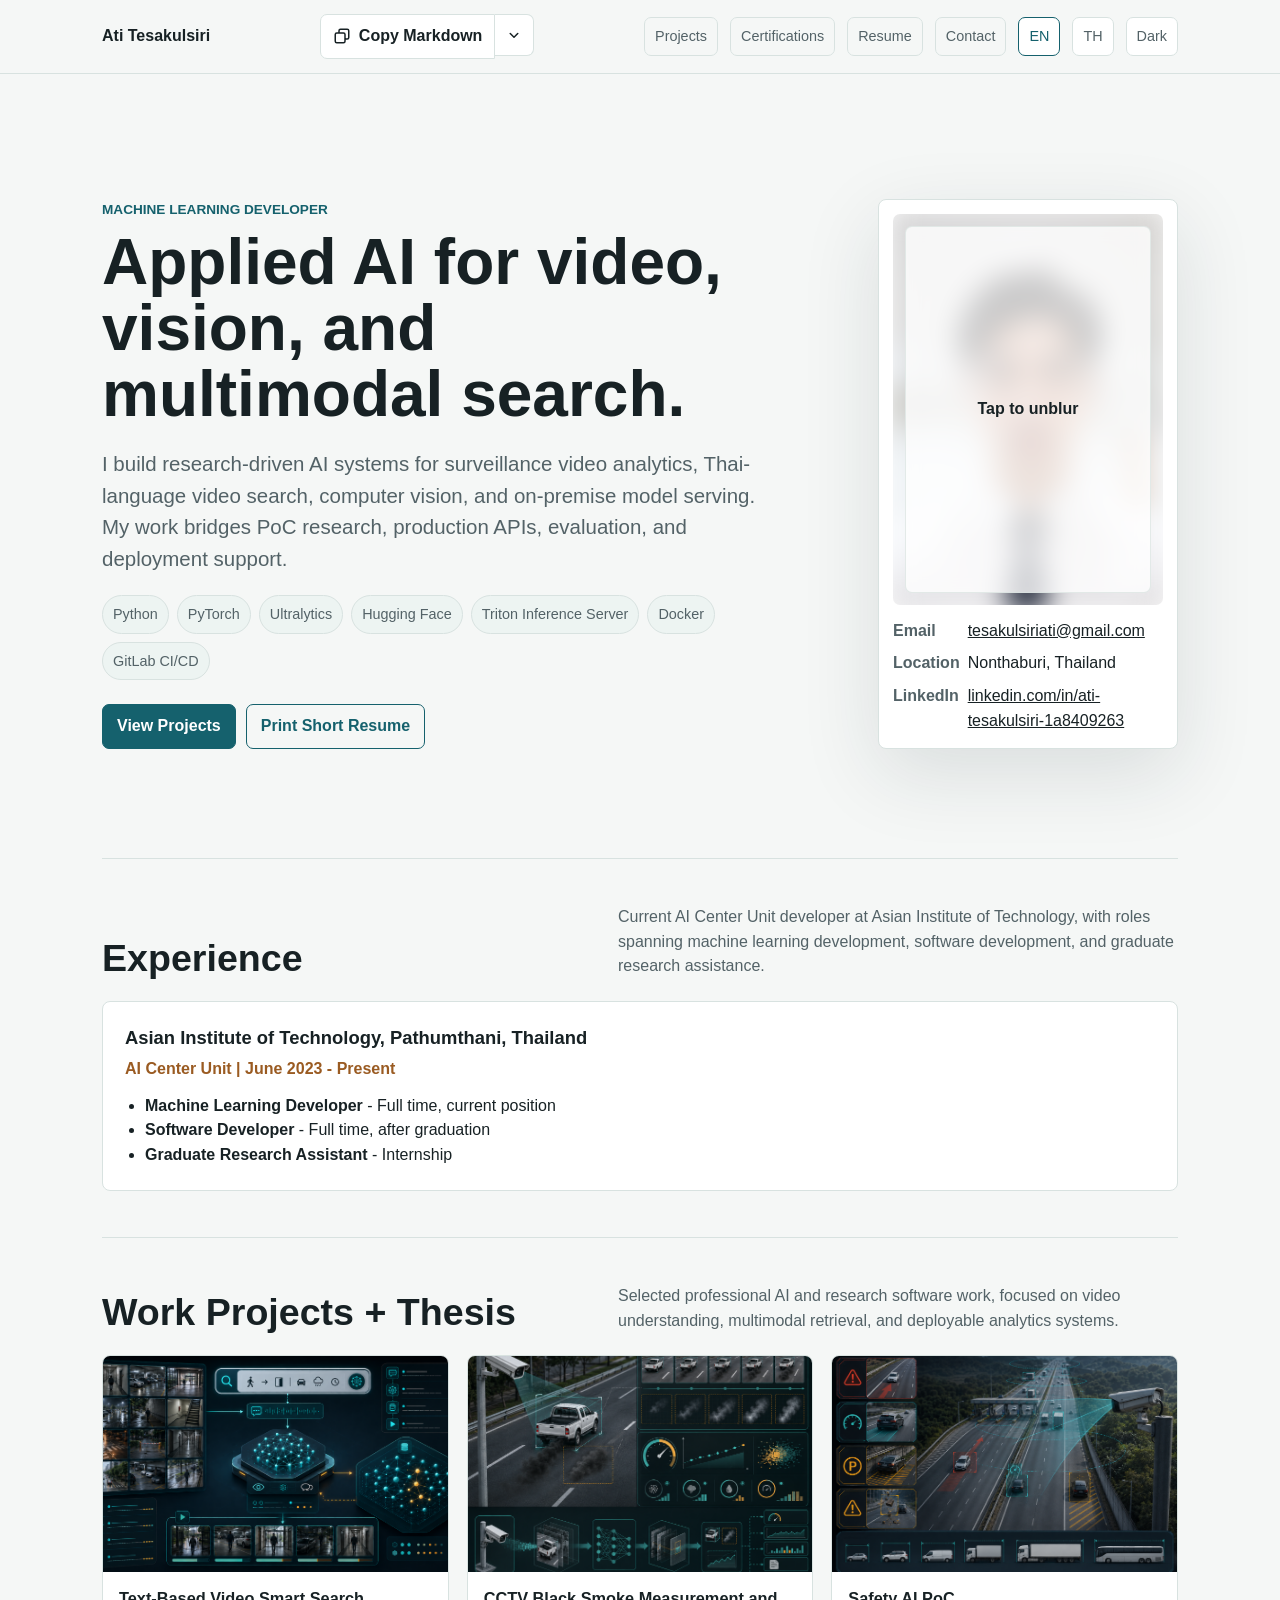
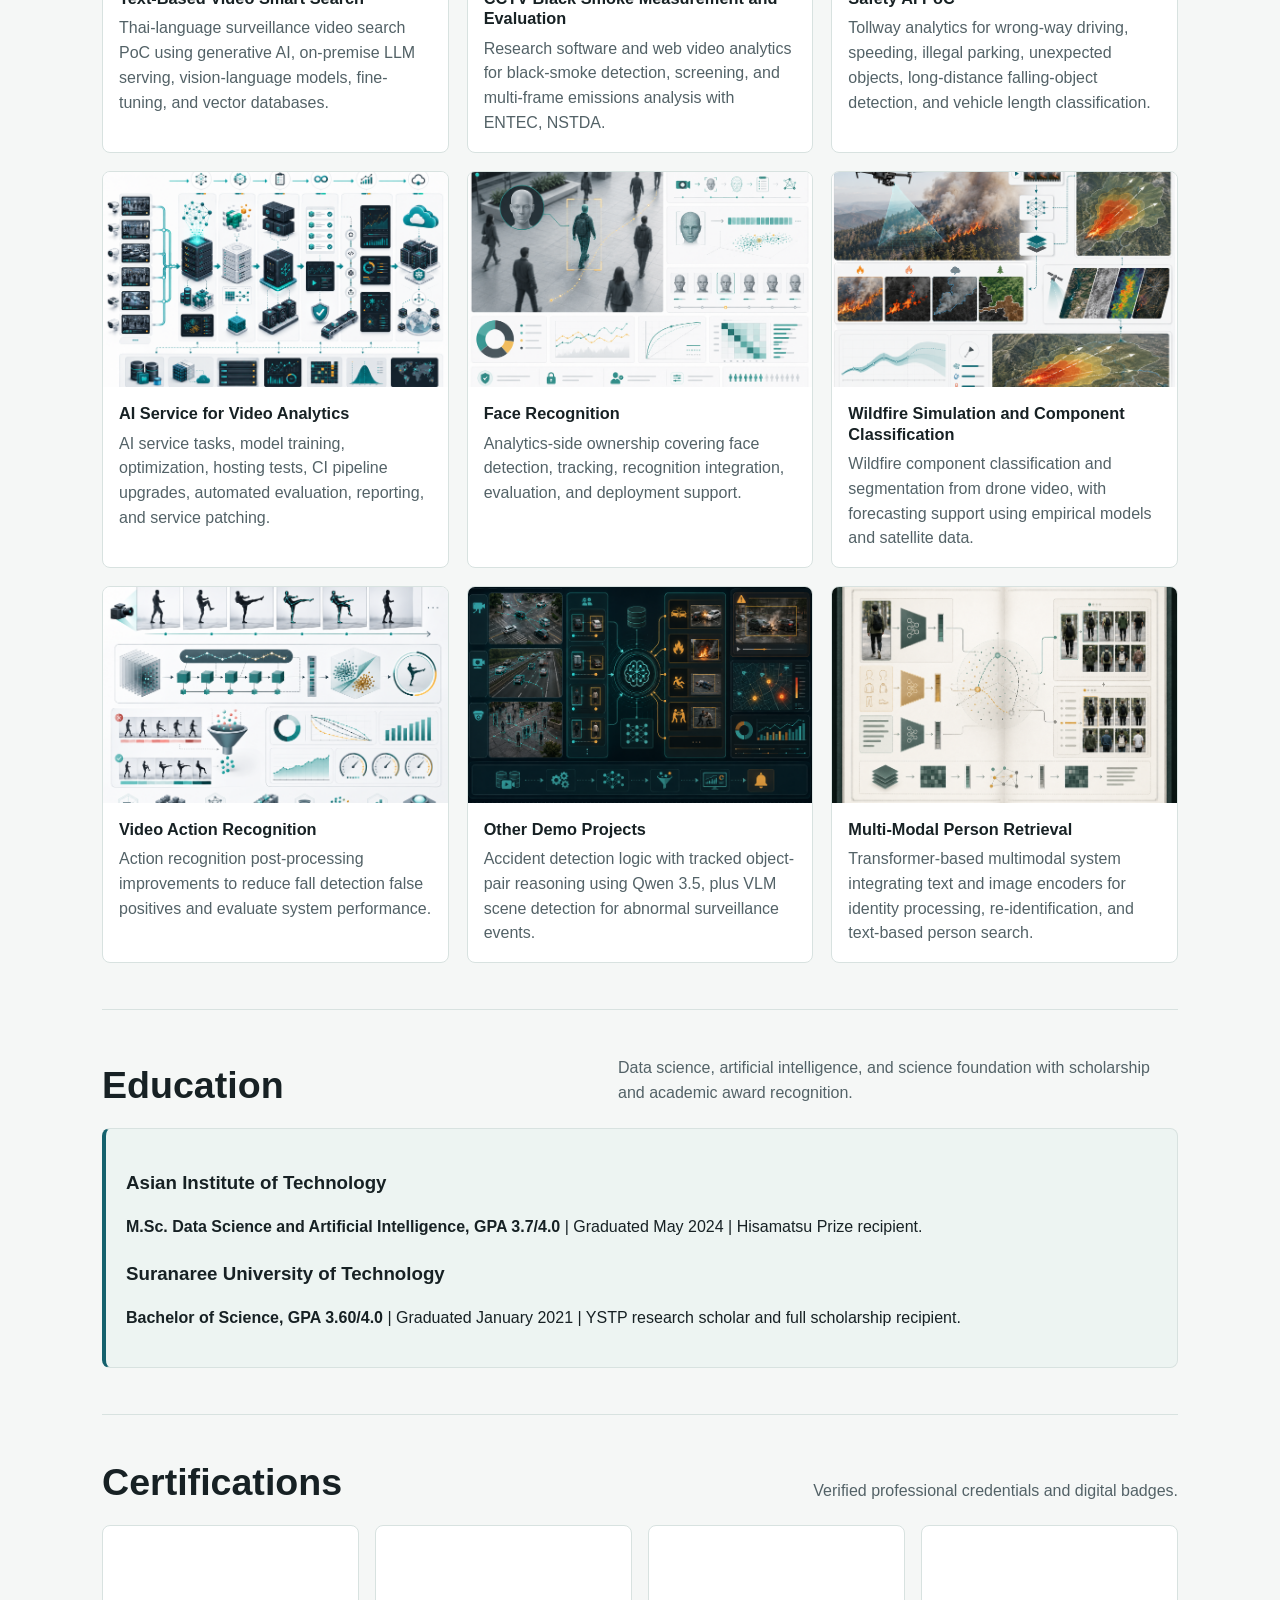
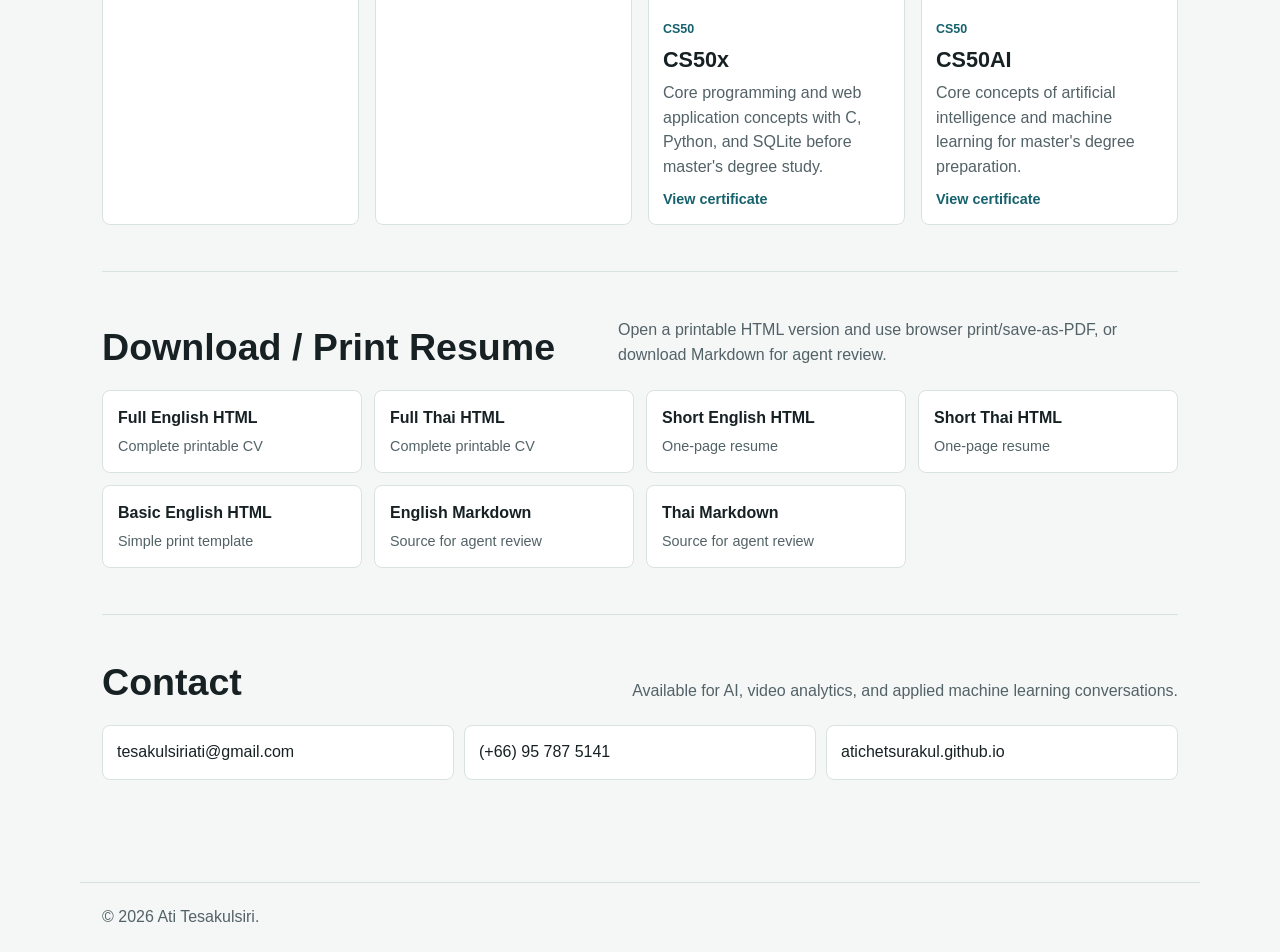
<file: index.html>
<!doctype html>
<html lang="en" data-theme="light">
  <head>
    <meta charset="utf-8">
    <meta name="viewport" content="width=device-width, initial-scale=1">
    <meta name="description" content="Ati Tesakulsiri portfolio: machine learning developer focused on video analytics, computer vision, multimodal AI, and applied research software.">
    <title>Ati Tesakulsiri | Machine Learning Developer</title>
    <link rel="icon" href="assets/images/profile.png">
    <link rel="stylesheet" href="assets/css/styles.css">
  </head>
  <body>
    <a class="skip-link" href="#main">Skip to content</a>
    <header class="site-header">
      <nav class="nav" aria-label="Primary navigation">
        <a class="brand" href="#">Ati Tesakulsiri</a>
        <div class="markdown-action nav-markdown" data-markdown-source="downloads/cv-inen.md" data-markdown-source-en="downloads/cv-inen.md" data-markdown-source-th="downloads/cv-inth.md">
          <button class="markdown-copy" type="button" data-copy-markdown>
            <svg aria-hidden="true" viewBox="0 0 24 24">
              <path d="M8 7V5a2 2 0 0 1 2-2h9a2 2 0 0 1 2 2v9a2 2 0 0 1-2 2h-2M5 8h9a2 2 0 0 1 2 2v9a2 2 0 0 1-2 2H5a2 2 0 0 1-2-2v-9a2 2 0 0 1 2-2Z"></path>
            </svg>
            <span data-copy-label data-label-en="Copy Markdown" data-label-th="คัดลอก Markdown">Copy Markdown</span>
          </button>
          <details class="markdown-menu">
            <summary aria-label="More Markdown options">
              <svg aria-hidden="true" viewBox="0 0 24 24">
                <path d="m7 10 5 5 5-5"></path>
              </svg>
            </summary>
            <div class="markdown-menu-panel">
              <a href="downloads/cv-inen.md" target="_blank" rel="noopener" data-markdown-view>
                <strong data-label-en="View as Markdown" data-label-th="ดูเป็น Markdown">View as Markdown</strong>
                <span data-label-en="Open the LLM-friendly source" data-label-th="เปิด source สำหรับ LLM">Open the LLM-friendly source</span>
              </a>
              <a href="downloads/cv-inen.md" download data-markdown-download>
                <strong data-label-en="Download Markdown" data-label-th="ดาวน์โหลด Markdown">Download Markdown</strong>
                <span data-label-en="Save the source file" data-label-th="บันทึกไฟล์ source">Save the source file</span>
              </a>
            </div>
          </details>
          <span class="sr-only" role="status" aria-live="polite" data-copy-status></span>
        </div>
        <div class="nav-links">
          <a href="#projects" data-scroll-section="projects" data-label-en="Projects" data-label-th="ผลงาน">Projects</a>
          <a href="#certifications" data-scroll-section="certifications" data-label-en="Certifications" data-label-th="ใบรับรอง">Certifications</a>
          <a href="#resume" data-scroll-section="resume" data-label-en="Resume" data-label-th="เรซูเม่">Resume</a>
          <a href="#contact" data-scroll-section="contact" data-label-en="Contact" data-label-th="ติดต่อ">Contact</a>
          <button class="control is-active" type="button" data-set-lang="en" aria-pressed="true">EN</button>
          <button class="control" type="button" data-set-lang="th" aria-pressed="false">TH</button>
          <button class="control" type="button" data-theme-toggle aria-pressed="false">Dark</button>
        </div>
      </nav>
    </header>

    <main id="main" class="page">
      <div data-lang-content="en">
        <section class="hero" aria-labelledby="hero-title-en">
          <div>
            <p class="eyebrow">Machine Learning Developer</p>
            <h1 id="hero-title-en">Applied AI for video, vision, and multimodal search.</h1>
            <p class="lead">I build research-driven AI systems for surveillance video analytics, Thai-language video search, computer vision, and on-premise model serving. My work bridges PoC research, production APIs, evaluation, and deployment support.</p>
            <ul class="pill-list" aria-label="Core skills">
              <li>Python</li>
              <li>PyTorch</li>
              <li>Ultralytics</li>
              <li>Hugging Face</li>
              <li>Triton Inference Server</li>
              <li>Docker</li>
              <li>GitLab CI/CD</li>
            </ul>
            <div class="hero-actions">
              <a class="button" href="#projects" data-scroll-section="projects">View Projects</a>
              <a class="button secondary" href="downloads/cv-en-short.html">Print Short Resume</a>
            </div>
          </div>
          <aside class="profile-card" aria-label="Profile details">
            <div class="profile-image-wrap">
              <img class="theme-profile theme-profile-light" src="assets/images/profile.png" alt="Ati Tesakulsiri portrait">
              <img class="theme-profile theme-profile-dark" src="assets/images/profile-dark.png" alt="Ati Tesakulsiri portrait">
              <button class="profile-reveal" type="button" aria-pressed="false" data-profile-reveal>Tap to unblur</button>
            </div>
            <dl>
              <dt>Email</dt>
              <dd><a href="mailto:tesakulsiriati@gmail.com">tesakulsiriati@gmail.com</a></dd>
              <dt>Location</dt>
              <dd>Nonthaburi, Thailand</dd>
              <dt>LinkedIn</dt>
              <dd><a href="https://www.linkedin.com/in/ati-tesakulsiri-1a8409263/">linkedin.com/in/ati-tesakulsiri-1a8409263</a></dd>
            </dl>
          </aside>
        </section>

        <section class="section" aria-labelledby="about-title-en">
          <div class="section-head">
            <h2 id="about-title-en">Experience</h2>
            <p>Current AI Center Unit developer at Asian Institute of Technology, with roles spanning machine learning development, software development, and graduate research assistance.</p>
          </div>
          <article class="timeline">
            <h3>Asian Institute of Technology, Pathumthani, Thailand</h3>
            <p class="meta">AI Center Unit | June 2023 - Present</p>
            <ul>
              <li><strong>Machine Learning Developer</strong> - Full time, current position</li>
              <li><strong>Software Developer</strong> - Full time, after graduation</li>
              <li><strong>Graduate Research Assistant</strong> - Internship</li>
            </ul>
          </article>
        </section>

        <section id="projects" class="section" data-section="projects" aria-labelledby="projects-title-en">
          <div class="section-head">
            <h2 id="projects-title-en">Work Projects + Thesis</h2>
            <p>Selected professional AI and research software work, focused on video understanding, multimodal retrieval, and deployable analytics systems.</p>
          </div>
          <div class="grid">
            <article class="project-card">
              <img src="assets/images/projects/smart-search.png" alt="Video search infographic">
              <div class="card-body">
                <h3>Text-Based Video Smart Search</h3>
                <p>Thai-language surveillance video search PoC using generative AI, on-premise LLM serving, vision-language models, fine-tuning, and vector databases.</p>
              </div>
            </article>
            <article class="project-card">
              <img src="assets/images/projects/black-smoke.png" alt="Black smoke detection infographic">
              <div class="card-body">
                <h3>CCTV Black Smoke Measurement and Evaluation</h3>
                <p>Research software and web video analytics for black-smoke detection, screening, and multi-frame emissions analysis with ENTEC, NSTDA.</p>
              </div>
            </article>
            <article class="project-card">
              <img src="assets/images/projects/safety-ai.png" alt="Road safety AI infographic">
              <div class="card-body">
                <h3>Safety AI PoC</h3>
                <p>Tollway analytics for wrong-way driving, speeding, illegal parking, unexpected objects, long-distance falling-object detection, and vehicle length classification.</p>
              </div>
            </article>
            <article class="project-card">
              <img src="assets/images/projects/video-analytics-service.png" alt="AI service pipeline infographic">
              <div class="card-body">
                <h3>AI Service for Video Analytics</h3>
                <p>AI service tasks, model training, optimization, hosting tests, CI pipeline upgrades, automated evaluation, reporting, and service patching.</p>
              </div>
            </article>
            <article class="project-card">
              <img src="assets/images/projects/face-recognition.png" alt="Face recognition infographic">
              <div class="card-body">
                <h3>Face Recognition</h3>
                <p>Analytics-side ownership covering face detection, tracking, recognition integration, evaluation, and deployment support.</p>
              </div>
            </article>
            <article class="project-card">
              <img src="assets/images/projects/wildfire.png" alt="Wildfire analysis infographic">
              <div class="card-body">
                <h3>Wildfire Simulation and Component Classification</h3>
                <p>Wildfire component classification and segmentation from drone video, with forecasting support using empirical models and satellite data.</p>
              </div>
            </article>
            <article class="project-card">
              <img src="assets/images/projects/action-recognition.png" alt="Video action recognition infographic">
              <div class="card-body">
                <h3>Video Action Recognition</h3>
                <p>Action recognition post-processing improvements to reduce fall detection false positives and evaluate system performance.</p>
              </div>
            </article>
            <article class="project-card">
              <img src="assets/images/projects/demo-projects.png" alt="Demo reasoning systems infographic">
              <div class="card-body">
                <h3>Other Demo Projects</h3>
                <p>Accident detection logic with tracked object-pair reasoning using Qwen 3.5, plus VLM scene detection for abnormal surveillance events.</p>
              </div>
            </article>
            <article class="project-card">
              <img src="assets/images/projects/thesis.png" alt="Multimodal person retrieval infographic">
              <div class="card-body">
                <h3>Multi-Modal Person Retrieval</h3>
                <p>Transformer-based multimodal system integrating text and image encoders for identity processing, re-identification, and text-based person search.</p>
              </div>
            </article>
          </div>
        </section>

        <section class="section" aria-labelledby="education-title-en">
          <div class="section-head">
            <h2 id="education-title-en">Education</h2>
            <p>Data science, artificial intelligence, and science foundation with scholarship and academic award recognition.</p>
          </div>
          <div class="thesis">
            <h3>Asian Institute of Technology</h3>
            <p><strong>M.Sc. Data Science and Artificial Intelligence, GPA 3.7/4.0</strong> | Graduated May 2024 | Hisamatsu Prize recipient.</p>
            <h3>Suranaree University of Technology</h3>
            <p><strong>Bachelor of Science, GPA 3.60/4.0</strong> | Graduated January 2021 | YSTP research scholar and full scholarship recipient.</p>
          </div>
        </section>

        <section id="certifications" class="section" data-section="certifications" aria-labelledby="certifications-title-en">
          <div class="section-head">
            <h2 id="certifications-title-en">Certifications</h2>
            <p>Verified professional credentials and digital badges.</p>
          </div>
          <div class="certification-grid">
            <div class="certification-badge" aria-label="Credly certification badge">
              <div data-iframe-width="150" data-iframe-height="270" data-share-badge-id="37366a96-dc82-4f6a-b3a5-1a34faba28f0" data-share-badge-host="https://www.credly.com"></div>
            </div>
            <div class="certification-badge" aria-label="Credly certification badge">
              <div data-iframe-width="150" data-iframe-height="270" data-share-badge-id="9b8fa800-9750-4112-a1b1-28ba5f8a7105" data-share-badge-host="https://www.credly.com"></div>
            </div>
            <a class="certification-card" href="https://certificates.cs50.io/3754a2b9-0e35-440f-928b-9ff6959c5992.pdf?size=letter" target="_blank" rel="noopener">
              <span> CS50</span>
              <h3>CS50x</h3>
              <p>Core programming and web application concepts with C, Python, and SQLite before master's degree study.</p>
              <strong>View certificate</strong>
            </a>
            <a class="certification-card" href="https://certificates.cs50.io/dab00252-47f3-417e-a438-5988f85d8ee1.pdf?size=letter" target="_blank" rel="noopener">
              <span> CS50</span>
              <h3>CS50AI</h3>
              <p>Core concepts of artificial intelligence and machine learning for master's degree preparation.</p>
              <strong>View certificate</strong>
            </a>
          </div>
        </section>

        <section id="resume" class="section" data-section="resume" aria-labelledby="resume-title-en">
          <div class="section-head">
            <h2 id="resume-title-en">Download / Print Resume</h2>
            <p>Open a printable HTML version and use browser print/save-as-PDF, or download Markdown for agent review.</p>
          </div>
          <div class="download-grid">
            <a class="download-card" href="downloads/cv-en.html"><strong>Full English HTML</strong><span>Complete printable CV</span></a>
            <a class="download-card" href="downloads/cv-th.html"><strong>Full Thai HTML</strong><span>Complete printable CV</span></a>
            <a class="download-card" href="downloads/cv-en-short.html"><strong>Short English HTML</strong><span>One-page resume</span></a>
            <a class="download-card" href="downloads/cv-th-short.html"><strong>Short Thai HTML</strong><span>One-page resume</span></a>
            <a class="download-card" href="downloads/cv-en-basic.html"><strong>Basic English HTML</strong><span>Simple print template</span></a>
            <a class="download-card" href="downloads/cv-inen.md" download><strong>English Markdown</strong><span>Source for agent review</span></a>
            <a class="download-card" href="downloads/cv-inth.md" download><strong>Thai Markdown</strong><span>Source for agent review</span></a>
          </div>
        </section>

        <section id="contact" class="section" data-section="contact" aria-labelledby="contact-title-en">
          <div class="section-head">
            <h2 id="contact-title-en">Contact</h2>
            <p>Available for AI, video analytics, and applied machine learning conversations.</p>
          </div>
          <div class="contact-list">
            <a href="mailto:tesakulsiriati@gmail.com">tesakulsiriati@gmail.com</a>
            <a href="tel:+66957875141">(+66) 95 787 5141</a>
            <a href="https://atichetsurakul.github.io/">atichetsurakul.github.io</a>
          </div>
        </section>
      </div>

      <div data-lang-content="th" hidden>
        <section class="hero" aria-labelledby="hero-title-th">
          <div>
            <p class="eyebrow">Machine Learning Developer</p>
            <h1 id="hero-title-th">พัฒนา AI สำหรับวิดีโอ วิชัน และการค้นหาแบบพหุรูปแบบ</h1>
            <p class="lead">ผมพัฒนาระบบ AI เชิงวิจัยและใช้งานจริงสำหรับ video analytics, การค้นหาวิดีโอภาษาไทย, computer vision และ on-premise model serving โดยเชื่อมงาน PoC, API, evaluation และ deployment support เข้าด้วยกัน</p>
            <ul class="pill-list" aria-label="ทักษะหลัก">
              <li>Python</li>
              <li>PyTorch</li>
              <li>Ultralytics</li>
              <li>Hugging Face</li>
              <li>Triton Inference Server</li>
              <li>Docker</li>
              <li>GitLab CI/CD</li>
            </ul>
            <div class="hero-actions">
              <a class="button" href="#projects" data-scroll-section="projects">ดูผลงาน</a>
              <a class="button secondary" href="downloads/cv-th-short.html">พิมพ์เรซูเม่แบบสั้น</a>
            </div>
          </div>
          <aside class="profile-card" aria-label="ข้อมูลติดต่อ">
            <div class="profile-image-wrap">
              <img class="theme-profile theme-profile-light" src="assets/images/profile.png" alt="ภาพถ่ายอธิ เตสกุลศิริ">
              <img class="theme-profile theme-profile-dark" src="assets/images/profile-dark.png" alt="ภาพถ่ายอธิ เตสกุลศิริ">
              <button class="profile-reveal" type="button" aria-pressed="false" data-profile-reveal>แตะเพื่อดูภาพ</button>
            </div>
            <dl>
              <dt>อีเมล</dt>
              <dd><a href="mailto:tesakulsiriati@gmail.com">tesakulsiriati@gmail.com</a></dd>
              <dt>ที่อยู่</dt>
              <dd>นนทบุรี, ประเทศไทย</dd>
              <dt>LinkedIn</dt>
              <dd><a href="https://www.linkedin.com/in/ati-tesakulsiri-1a8409263/">linkedin.com/in/ati-tesakulsiri-1a8409263</a></dd>
            </dl>
          </aside>
        </section>

        <section class="section" aria-labelledby="about-title-th">
          <div class="section-head">
            <h2 id="about-title-th">ประสบการณ์</h2>
            <p>ปัจจุบันทำงานใน AI Center Unit, Asian Institute of Technology ครอบคลุม Machine Learning Development, Software Development และ Graduate Research Assistance</p>
          </div>
          <article class="timeline">
            <h3>Asian Institute of Technology, Pathumthani, Thailand</h3>
            <p class="meta">AI Center Unit | มิถุนายน 2023 - ปัจจุบัน</p>
            <ul>
              <li><strong>Machine Learning Developer</strong> - พนักงานเต็มเวลา, ตำแหน่งปัจจุบัน</li>
              <li><strong>Software Developer</strong> - พนักงานเต็มเวลา, หลังสำเร็จการศึกษา</li>
              <li><strong>Graduate Research Assistant</strong> - นักศึกษาฝึกงานระดับปริญญาโท</li>
            </ul>
          </article>
        </section>

        <section class="section" data-section="projects" aria-labelledby="projects-title-th">
          <div class="section-head">
            <h2 id="projects-title-th">ผลงานจากการทำงาน + Thesis</h2>
            <p>ผลงาน AI และ research software ที่เน้น video understanding, multimodal retrieval และระบบ analytics ที่พร้อมนำไปใช้งาน</p>
          </div>
          <div class="grid">
            <article class="project-card">
              <img src="assets/images/projects/smart-search.png" alt="อินโฟกราฟิกระบบค้นหาวิดีโอ">
              <div class="card-body">
                <h3>ระบบค้นหาวิดีโออัจฉริยะด้วยข้อความ</h3>
                <p>PoC สำหรับค้นหาวิดีโอกล้องวงจรปิดด้วยภาษาไทยโดยใช้ Generative AI, on-premise LLM serving, vision-language models, fine-tuning และ vector database</p>
              </div>
            </article>
            <article class="project-card">
              <img src="assets/images/projects/black-smoke.png" alt="อินโฟกราฟิกตรวจจับควันดำ">
              <div class="card-body">
                <h3>ระบบตรวจวัดและประเมินควันดำจากกล้อง CCTV</h3>
                <p>ซอฟต์แวร์วิจัยและเว็บแอป video analytics สำหรับตรวจจับ คัดกรอง และวิเคราะห์ควันดำจากยานพาหนะร่วมกับ ENTEC, NSTDA</p>
              </div>
            </article>
            <article class="project-card">
              <img src="assets/images/projects/safety-ai.png" alt="อินโฟกราฟิก Safety AI">
              <div class="card-body">
                <h3>Safety AI PoC</h3>
                <p>ระบบวิเคราะห์ทางพิเศษสำหรับขับย้อนศร ขับเร็ว จอดผิดกฎหมาย วัตถุแปลกปลอม วัตถุตกหล่นระยะไกล และจำแนกความยาวรถ</p>
              </div>
            </article>
            <article class="project-card">
              <img src="assets/images/projects/video-analytics-service.png" alt="อินโฟกราฟิก AI service">
              <div class="card-body">
                <h3>บริการปัญญาประดิษฐ์สำหรับระบบวิเคราะห์วิดีโอ</h3>
                <p>งาน AI service, model training, optimization, hosting tests, CI pipeline, automated evaluation, reporting และ service patching</p>
              </div>
            </article>
            <article class="project-card">
              <img src="assets/images/projects/face-recognition.png" alt="อินโฟกราฟิกจดจำใบหน้า">
              <div class="card-body">
                <h3>ระบบจดจำใบหน้า</h3>
                <p>รับผิดชอบฝั่ง analytics-side ครอบคลุม face detection, tracking, recognition integration, evaluation และ deployment support</p>
              </div>
            </article>
            <article class="project-card">
              <img src="assets/images/projects/wildfire.png" alt="อินโฟกราฟิกไฟป่า">
              <div class="card-body">
                <h3>การจำลองไฟป่าและจำแนกองค์ประกอบของไฟป่า</h3>
                <p>จำแนกองค์ประกอบไฟป่าและ segmentation จากวิดีโอโดรน พร้อมสนับสนุน forecasting ด้วย empirical models และข้อมูลดาวเทียม</p>
              </div>
            </article>
            <article class="project-card">
              <img src="assets/images/projects/action-recognition.png" alt="อินโฟกราฟิก action recognition">
              <div class="card-body">
                <h3>การรู้จำการกระทำในวิดีโอ</h3>
                <p>ปรับปรุง post-processing ของ action recognition เพื่อลด false positives ในการตรวจจับการล้ม และประเมินประสิทธิภาพระบบ</p>
              </div>
            </article>
            <article class="project-card">
              <img src="assets/images/projects/demo-projects.png" alt="อินโฟกราฟิก demo reasoning">
              <div class="card-body">
                <h3>โครงการ Demo อื่น ๆ</h3>
                <p>ระบบ accident detection ด้วย tracked object-pair reasoning และ Qwen 3.5 รวมถึง VLM scene detection สำหรับเหตุการณ์ผิดปกติในกล้องวงจรปิด</p>
              </div>
            </article>
            <article class="project-card">
              <img src="assets/images/projects/thesis.png" alt="อินโฟกราฟิก multimodal retrieval">
              <div class="card-body">
                <h3>Multi-Modal Person Retrieval</h3>
                <p>ระบบ Transformer-based multimodal ที่ผสาน text encoder และ image encoder สำหรับ identity processing, re-identification และ text-based person search</p>
              </div>
            </article>
          </div>
        </section>

        <section class="section" aria-labelledby="education-title-th">
          <div class="section-head">
            <h2 id="education-title-th">การศึกษา</h2>
            <p>พื้นฐานด้าน Data Science, Artificial Intelligence และวิทยาศาสตร์ พร้อมทุนและรางวัลทางวิชาการ</p>
          </div>
          <div class="thesis">
            <h3>Asian Institute of Technology</h3>
            <p><strong>M.Sc. Data Science and Artificial Intelligence, GPA 3.7/4.0</strong> | สำเร็จการศึกษา พฤษภาคม 2024 | ได้รับรางวัล Hisamatsu Prize</p>
            <h3>Suranaree University of Technology</h3>
            <p><strong>Bachelor of Science, GPA 3.60/4.0</strong> | สำเร็จการศึกษา มกราคม 2021 | ได้รับทุน YSTP และทุนเต็มจำนวนจากมหาวิทยาลัย</p>
          </div>
        </section>

        <section class="section" data-section="certifications" aria-labelledby="certifications-title-th">
          <div class="section-head">
            <h2 id="certifications-title-th">ใบรับรอง</h2>
            <p>ใบรับรองวิชาชีพและ digital badges ที่ตรวจสอบได้</p>
          </div>
          <div class="certification-grid">
            <div class="certification-badge" aria-label="Credly certification badge">
              <div data-iframe-width="150" data-iframe-height="270" data-share-badge-id="37366a96-dc82-4f6a-b3a5-1a34faba28f0" data-share-badge-host="https://www.credly.com"></div>
            </div>
            <div class="certification-badge" aria-label="Credly certification badge">
              <div data-iframe-width="150" data-iframe-height="270" data-share-badge-id="9b8fa800-9750-4112-a1b1-28ba5f8a7105" data-share-badge-host="https://www.credly.com"></div>
            </div>
            <a class="certification-card" href="https://certificates.cs50.io/3754a2b9-0e35-440f-928b-9ff6959c5992.pdf?size=letter" target="_blank" rel="noopener">
              <span>CS50</span>
              <h3>CS50x</h3>
              <p>พื้นฐาน programming และ web application ด้วย C, Python และ SQLite ก่อนศึกษาต่อระดับปริญญาโท</p>
              <strong>ดูใบรับรอง</strong>
            </a>
            <a class="certification-card" href="https://certificates.cs50.io/dab00252-47f3-417e-a438-5988f85d8ee1.pdf?size=letter" target="_blank" rel="noopener">
              <span>CS50</span>
              <h3>CS50AI</h3>
              <p>พื้นฐาน Artificial Intelligence และ Machine Learning เพื่อเตรียมความพร้อมสำหรับการศึกษาระดับปริญญาโท</p>
              <strong>ดูใบรับรอง</strong>
            </a>
          </div>
        </section>

        <section class="section" data-section="resume" aria-labelledby="resume-title-th">
          <div class="section-head">
            <h2 id="resume-title-th">ดาวน์โหลด / พิมพ์เรซูเม่</h2>
            <p>เปิด HTML เพื่อพิมพ์หรือบันทึกเป็น PDF ผ่าน browser หรือดาวน์โหลด Markdown สำหรับ agent review</p>
          </div>
          <div class="download-grid">
            <a class="download-card" href="downloads/cv-en.html"><strong>Full English HTML</strong><span>CV ฉบับเต็มสำหรับพิมพ์</span></a>
            <a class="download-card" href="downloads/cv-th.html"><strong>Full Thai HTML</strong><span>CV ภาษาไทยฉบับเต็ม</span></a>
            <a class="download-card" href="downloads/cv-en-short.html"><strong>Short English HTML</strong><span>เรซูเม่หน้าเดียว</span></a>
            <a class="download-card" href="downloads/cv-th-short.html"><strong>Short Thai HTML</strong><span>เรซูเม่ภาษาไทยหน้าเดียว</span></a>
            <a class="download-card" href="downloads/cv-en-basic.html"><strong>Basic English HTML</strong><span>Template เรียบง่ายสำหรับพิมพ์</span></a>
            <a class="download-card" href="downloads/cv-inen.md" download><strong>English Markdown</strong><span>Source สำหรับ agent review</span></a>
            <a class="download-card" href="downloads/cv-inth.md" download><strong>Thai Markdown</strong><span>Source ภาษาไทยสำหรับ agent review</span></a>
          </div>
        </section>

        <section class="section" data-section="contact" aria-labelledby="contact-title-th">
          <div class="section-head">
            <h2 id="contact-title-th">ติดต่อ</h2>
            <p>พร้อมพูดคุยเรื่อง AI, video analytics และ applied machine learning</p>
          </div>
          <div class="contact-list">
            <a href="mailto:tesakulsiriati@gmail.com">tesakulsiriati@gmail.com</a>
            <a href="tel:+66957875141">(+66) 95 787 5141</a>
            <a href="https://atichetsurakul.github.io/">atichetsurakul.github.io</a>
          </div>
        </section>
      </div>
    </main>

    <footer class="site-footer">
      <span>© <span data-current-year></span> Ati Tesakulsiri.</span>
    </footer>
    <script src="assets/js/app.js"></script>
    <script type="text/javascript" async src="https://cdn.credly.com/assets/utilities/embed.js"></script>
  </body>
</html>
</file>
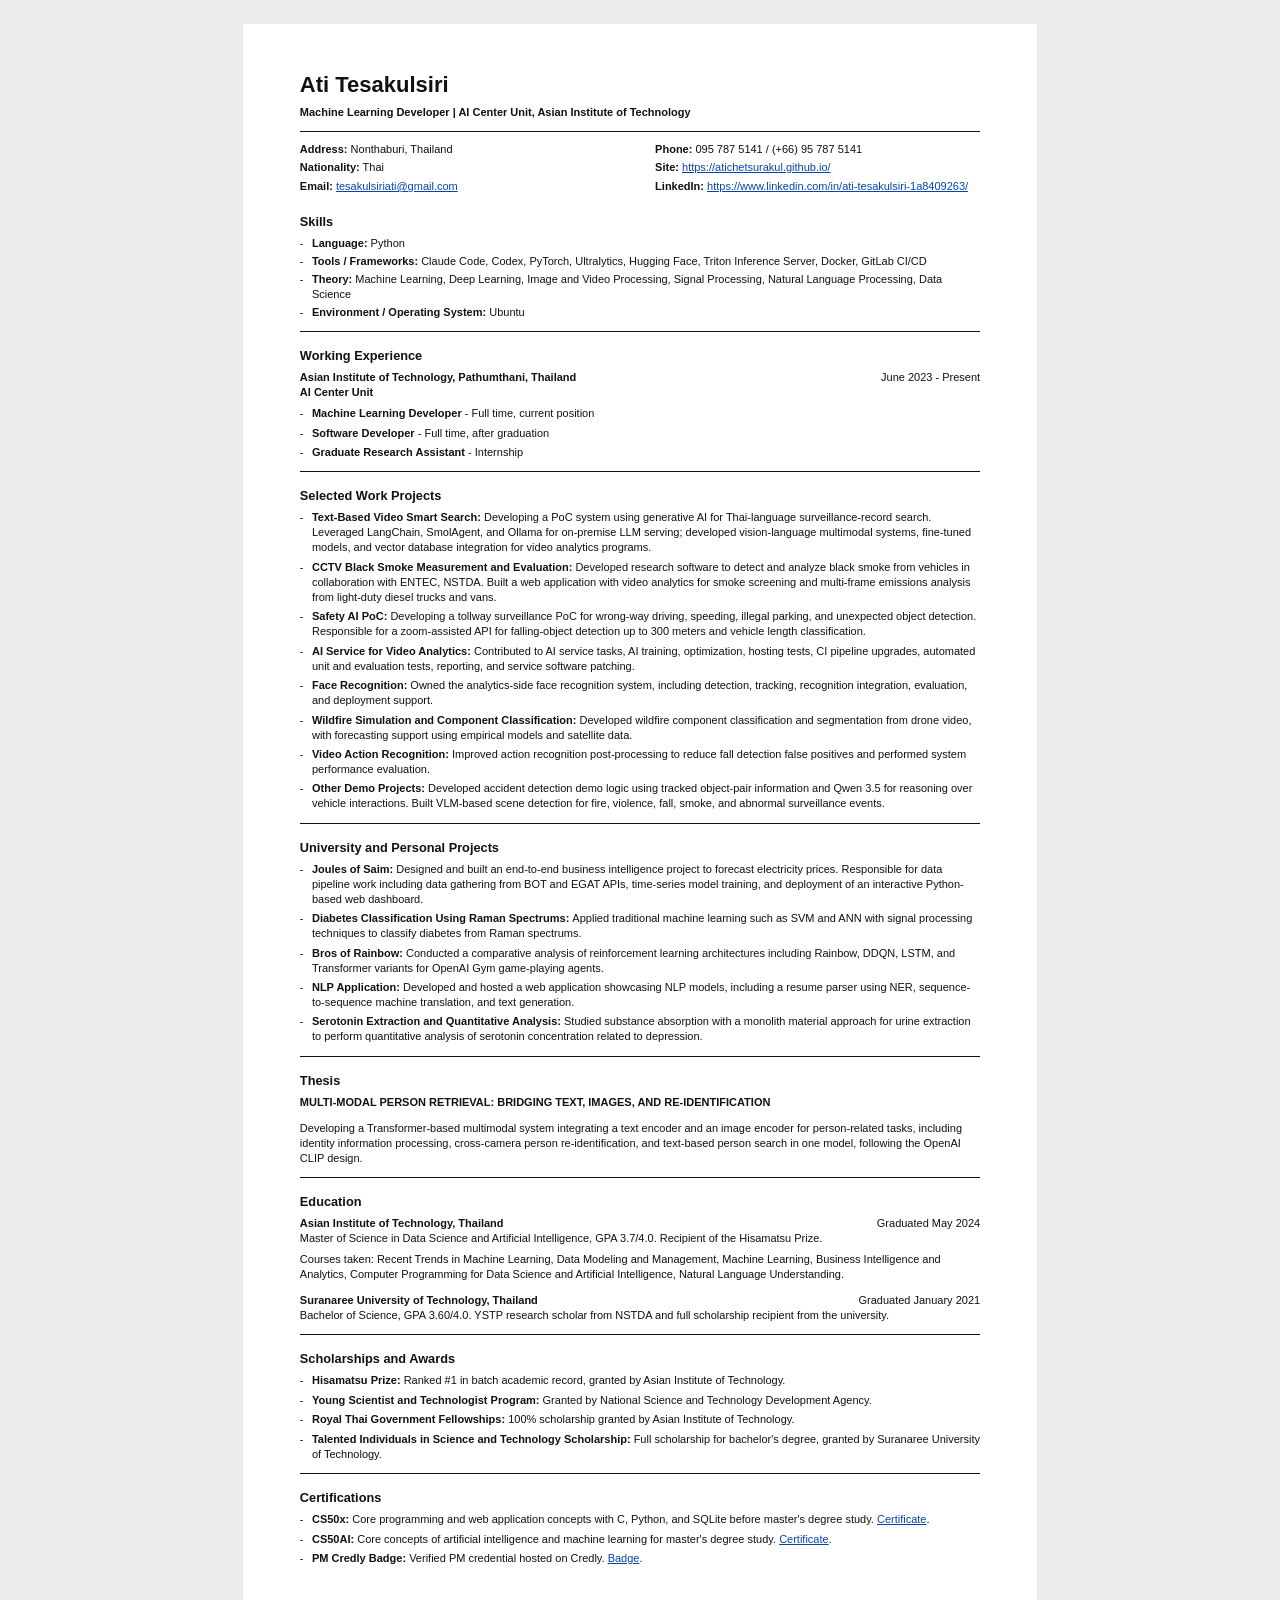
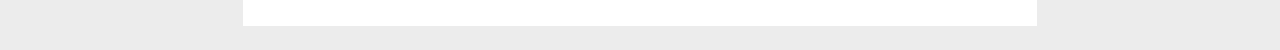
<file: downloads/cv-en-basic.html>
<!doctype html>
<html lang="en">
  <head>
    <meta charset="utf-8">
    <meta name="viewport" content="width=device-width, initial-scale=1">
    <title>Ati Tesakulsiri - Basic Resume</title>
    <style>
      :root {
        --ink: #111;
        --muted: #333;
        --line: #111;
        --link: #0645ad;
      }

      * {
        box-sizing: border-box;
      }

      html {
        background: #ececec;
        color: var(--ink);
        font-family: Arial, Helvetica, sans-serif;
        font-size: 11px;
        line-height: 1.36;
      }

      body {
        margin: 0;
      }

      a {
        color: var(--link);
        text-decoration: underline;
      }

      .sheet {
        background: #fff;
        margin: 24px auto;
        min-height: 297mm;
        padding: 13mm 15mm;
        width: 210mm;
      }

      .topline {
        display: grid;
        gap: 8mm;
        grid-template-columns: minmax(0, 1fr) minmax(0, 1fr);
        margin: 0 0 2mm;
      }

      .topline p {
        margin: 0 0 1mm;
      }

      h1,
      h2,
      h3,
      p,
      ul {
        margin-top: 0;
      }

      h1 {
        font-size: 2rem;
        line-height: 1.1;
        margin-bottom: 2mm;
      }

      h2 {
        font-size: 1.16rem;
        margin: 4mm 0 1.5mm;
      }

      h3 {
        font-size: 1rem;
        margin: 2.5mm 0 1mm;
      }

      .rule {
        border-top: 1px solid var(--line);
        font-size: 0;
        height: 0;
        margin: 3mm 0 2.5mm;
      }

      .rule::before {
        content: "--------------------------------------------------------------------------------";
        display: block;
        font-size: 1rem;
        line-height: 0;
        overflow: hidden;
        white-space: nowrap;
      }

      .muted {
        color: var(--muted);
      }

      .meta {
        display: flex;
        justify-content: space-between;
        gap: 10mm;
      }

      .meta strong {
        flex: 1;
      }

      .meta span {
        flex: 0 0 auto;
        text-align: right;
      }

      ul {
        list-style: none;
        padding: 0;
      }

      li {
        break-inside: avoid;
        margin: 0 0 1.2mm;
        padding-left: 3.2mm;
        position: relative;
      }

      li::before {
        content: "-";
        left: 0;
        position: absolute;
      }

      .skills li {
        margin-bottom: 0.8mm;
      }

      .project-title {
        font-weight: 700;
      }

      .project-title::after {
        content: ": ";
      }

      .compact {
        margin-bottom: 1.6mm;
      }

      @page {
        size: A4;
        margin: 0;
      }

      @media print {
        html,
        body {
          background: #fff;
        }

        .sheet {
          margin: 0;
          box-shadow: none;
        }
      }

      @media screen and (max-width: 840px) {
        .sheet {
          margin: 0;
          min-height: auto;
          padding: 24px;
          width: 100%;
        }

        .topline,
        .meta {
          display: block;
        }
      }
    </style>
  </head>
  <body>
    <main class="sheet">
      <h1>Ati Tesakulsiri</h1>
      <p><strong>Machine Learning Developer | AI Center Unit, Asian Institute of Technology</strong></p>
      <div class="rule"></div>

      <section class="topline">
        <div>
          <p><strong>Address:</strong> Nonthaburi, Thailand</p>
          <p><strong>Nationality:</strong> Thai</p>
          <p><strong>Email:</strong> <a href="mailto:tesakulsiriati@gmail.com">tesakulsiriati@gmail.com</a></p>
        </div>
        <div>
          <p><strong>Phone:</strong> 095 787 5141 / (+66) 95 787 5141</p>
          <p><strong>Site:</strong> <a href="https://atichetsurakul.github.io/">https://atichetsurakul.github.io/</a></p>
          <p><strong>LinkedIn:</strong> <a href="https://www.linkedin.com/in/ati-tesakulsiri-1a8409263/">https://www.linkedin.com/in/ati-tesakulsiri-1a8409263/</a></p>
        </div>
      </section>

      <h2>Skills</h2>
      <ul class="skills">
        <li><strong>Language:</strong> Python</li>
        <li><strong>Tools / Frameworks:</strong> Claude Code, Codex, PyTorch, Ultralytics, Hugging Face, Triton Inference Server, Docker, GitLab CI/CD</li>
        <li><strong>Theory:</strong> Machine Learning, Deep Learning, Image and Video Processing, Signal Processing, Natural Language Processing, Data Science</li>
        <li><strong>Environment / Operating System:</strong> Ubuntu</li>
      </ul>

      <div class="rule"></div>
      <h2>Working Experience</h2>
      <div class="meta">
        <strong>Asian Institute of Technology, Pathumthani, Thailand</strong>
        <span>June 2023 - Present</span>
      </div>
      <p class="compact"><strong>AI Center Unit</strong></p>
      <ul>
        <li><strong>Machine Learning Developer</strong> - Full time, current position</li>
        <li><strong>Software Developer</strong> - Full time, after graduation</li>
        <li><strong>Graduate Research Assistant</strong> - Internship</li>
      </ul>

      <div class="rule"></div>
      <h2>Selected Work Projects</h2>
      <ul>
        <li><span class="project-title">Text-Based Video Smart Search</span>Developing a PoC system using generative AI for Thai-language surveillance-record search. Leveraged LangChain, SmolAgent, and Ollama for on-premise LLM serving; developed vision-language multimodal systems, fine-tuned models, and vector database integration for video analytics programs.</li>
        <li><span class="project-title">CCTV Black Smoke Measurement and Evaluation</span>Developed research software to detect and analyze black smoke from vehicles in collaboration with ENTEC, NSTDA. Built a web application with video analytics for smoke screening and multi-frame emissions analysis from light-duty diesel trucks and vans.</li>
        <li><span class="project-title">Safety AI PoC</span>Developing a tollway surveillance PoC for wrong-way driving, speeding, illegal parking, and unexpected object detection. Responsible for a zoom-assisted API for falling-object detection up to 300 meters and vehicle length classification.</li>
        <li><span class="project-title">AI Service for Video Analytics</span>Contributed to AI service tasks, AI training, optimization, hosting tests, CI pipeline upgrades, automated unit and evaluation tests, reporting, and service software patching.</li>
        <li><span class="project-title">Face Recognition</span>Owned the analytics-side face recognition system, including detection, tracking, recognition integration, evaluation, and deployment support.</li>
        <li><span class="project-title">Wildfire Simulation and Component Classification</span>Developed wildfire component classification and segmentation from drone video, with forecasting support using empirical models and satellite data.</li>
        <li><span class="project-title">Video Action Recognition</span>Improved action recognition post-processing to reduce fall detection false positives and performed system performance evaluation.</li>
        <li><span class="project-title">Other Demo Projects</span>Developed accident detection demo logic using tracked object-pair information and Qwen 3.5 for reasoning over vehicle interactions. Built VLM-based scene detection for fire, violence, fall, smoke, and abnormal surveillance events.</li>
      </ul>

      <div class="rule"></div>
      <h2>University and Personal Projects</h2>
      <ul>
        <li><span class="project-title">Joules of Saim</span>Designed and built an end-to-end business intelligence project to forecast electricity prices. Responsible for data pipeline work including data gathering from BOT and EGAT APIs, time-series model training, and deployment of an interactive Python-based web dashboard.</li>
        <li><span class="project-title">Diabetes Classification Using Raman Spectrums</span>Applied traditional machine learning such as SVM and ANN with signal processing techniques to classify diabetes from Raman spectrums.</li>
        <li><span class="project-title">Bros of Rainbow</span>Conducted a comparative analysis of reinforcement learning architectures including Rainbow, DDQN, LSTM, and Transformer variants for OpenAI Gym game-playing agents.</li>
        <li><span class="project-title">NLP Application</span>Developed and hosted a web application showcasing NLP models, including a resume parser using NER, sequence-to-sequence machine translation, and text generation.</li>
        <li><span class="project-title">Serotonin Extraction and Quantitative Analysis</span>Studied substance absorption with a monolith material approach for urine extraction to perform quantitative analysis of serotonin concentration related to depression.</li>
      </ul>

      <div class="rule"></div>
      <h2>Thesis</h2>
      <p><strong>MULTI-MODAL PERSON RETRIEVAL: BRIDGING TEXT, IMAGES, AND RE-IDENTIFICATION</strong></p>
      <p>Developing a Transformer-based multimodal system integrating a text encoder and an image encoder for person-related tasks, including identity information processing, cross-camera person re-identification, and text-based person search in one model, following the OpenAI CLIP design.</p>

      <div class="rule"></div>
      <h2>Education</h2>
      <div class="meta">
        <strong>Asian Institute of Technology, Thailand</strong>
        <span>Graduated May 2024</span>
      </div>
      <p class="compact">Master of Science in Data Science and Artificial Intelligence, GPA 3.7/4.0. Recipient of the Hisamatsu Prize.</p>
      <p>Courses taken: Recent Trends in Machine Learning, Data Modeling and Management, Machine Learning, Business Intelligence and Analytics, Computer Programming for Data Science and Artificial Intelligence, Natural Language Understanding.</p>

      <div class="meta">
        <strong>Suranaree University of Technology, Thailand</strong>
        <span>Graduated January 2021</span>
      </div>
      <p>Bachelor of Science, GPA 3.60/4.0. YSTP research scholar from NSTDA and full scholarship recipient from the university.</p>

      <div class="rule"></div>
      <h2>Scholarships and Awards</h2>
      <ul>
        <li><strong>Hisamatsu Prize:</strong> Ranked #1 in batch academic record, granted by Asian Institute of Technology.</li>
        <li><strong>Young Scientist and Technologist Program:</strong> Granted by National Science and Technology Development Agency.</li>
        <li><strong>Royal Thai Government Fellowships:</strong> 100% scholarship granted by Asian Institute of Technology.</li>
        <li><strong>Talented Individuals in Science and Technology Scholarship:</strong> Full scholarship for bachelor's degree, granted by Suranaree University of Technology.</li>
      </ul>

      <div class="rule"></div>
      <h2>Certifications</h2>
      <ul>
        <li><strong>CS50x:</strong> Core programming and web application concepts with C, Python, and SQLite before master's degree study. <a href="https://certificates.cs50.io/3754a2b9-0e35-440f-928b-9ff6959c5992.pdf?size=letter">Certificate</a>.</li>
        <li><strong>CS50AI:</strong> Core concepts of artificial intelligence and machine learning for master's degree study. <a href="https://certificates.cs50.io/dab00252-47f3-417e-a438-5988f85d8ee1.pdf?size=letter">Certificate</a>.</li>
        <li><strong>PM Credly Badge:</strong> Verified PM credential hosted on Credly. <a href="https://www.credly.com/badges/9b8fa800-9750-4112-a1b1-28ba5f8a7105">Badge</a>.</li>
      </ul>
    </main>
  </body>
</html>
</file>
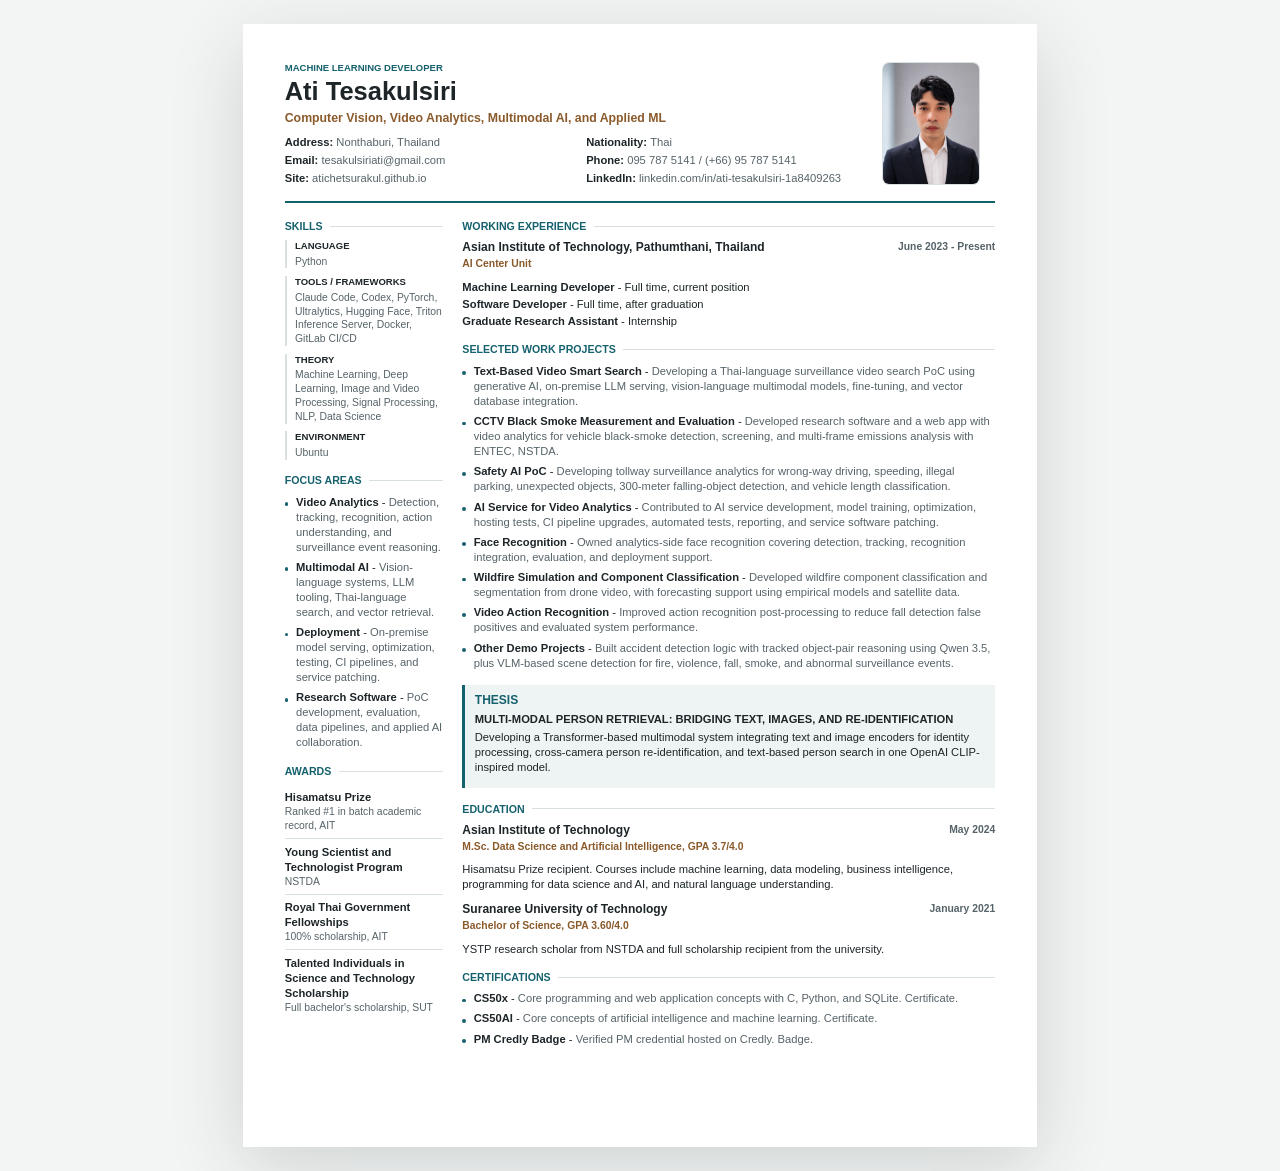
<file: downloads/cv-en-short.html>
<!doctype html>
<html lang="en">
  <head>
    <meta charset="utf-8">
    <meta name="viewport" content="width=device-width, initial-scale=1">
    <title>Ati Tesakulsiri - One Page Resume</title>
    <link rel="stylesheet" href="cv-print.css">
  </head>
  <body class="single-page">
    <main class="sheet">
      <div class="page">
        <header class="hero">
          <div class="identity">
            <p class="eyebrow">Machine Learning Developer</p>
            <h1>Ati Tesakulsiri</h1>
            <p class="role">Computer Vision, Video Analytics, Multimodal AI, and Applied ML</p>
            <dl class="contact">
              <div><dt>Address:</dt> <dd>Nonthaburi, Thailand</dd></div>
              <div><dt>Nationality:</dt> <dd>Thai</dd></div>
              <div><dt>Email:</dt> <dd><a href="mailto:tesakulsiriati@gmail.com">tesakulsiriati@gmail.com</a></dd></div>
              <div><dt>Phone:</dt> <dd>095 787 5141 / (+66) 95 787 5141</dd></div>
              <div><dt>Site:</dt> <dd><a href="https://atichetsurakul.github.io/">atichetsurakul.github.io</a></dd></div>
              <div><dt>LinkedIn:</dt> <dd><a href="https://www.linkedin.com/in/ati-tesakulsiri-1a8409263/">linkedin.com/in/ati-tesakulsiri-1a8409263</a></dd></div>
            </dl>
          </div>
          <figure class="portrait">
            <img src="d5253ca3-a420-4064-8815-a289f54f47e2.png" alt="Portrait of Ati Tesakulsiri">
          </figure>
        </header>

        <div class="content">
          <aside class="sidebar">
            <section>
              <h2>Skills</h2>
              <div class="skill-group"><strong>Language</strong><p>Python</p></div>
              <div class="skill-group"><strong>Tools / Frameworks</strong><p>Claude Code, Codex, PyTorch, Ultralytics, Hugging Face, Triton Inference Server, Docker, GitLab CI/CD</p></div>
              <div class="skill-group"><strong>Theory</strong><p>Machine Learning, Deep Learning, Image and Video Processing, Signal Processing, NLP, Data Science</p></div>
              <div class="skill-group"><strong>Environment</strong><p>Ubuntu</p></div>
            </section>

            <section>
              <h2>Focus Areas</h2>
              <ul class="compact-list">
                <li><span class="project-title">Video Analytics</span><p>Detection, tracking, recognition, action understanding, and surveillance event reasoning.</p></li>
                <li><span class="project-title">Multimodal AI</span><p>Vision-language systems, LLM tooling, Thai-language search, and vector retrieval.</p></li>
                <li><span class="project-title">Deployment</span><p>On-premise model serving, optimization, testing, CI pipelines, and service patching.</p></li>
                <li><span class="project-title">Research Software</span><p>PoC development, evaluation, data pipelines, and applied AI collaboration.</p></li>
              </ul>
            </section>

            <section>
              <h2>Awards</h2>
              <ul class="award-list">
                <li><strong>Hisamatsu Prize</strong><span>Ranked #1 in batch academic record, AIT</span></li>
                <li><strong>Young Scientist and Technologist Program</strong><span>NSTDA</span></li>
                <li><strong>Royal Thai Government Fellowships</strong><span>100% scholarship, AIT</span></li>
                <li><strong>Talented Individuals in Science and Technology Scholarship</strong><span>Full bachelor's scholarship, SUT</span></li>
              </ul>
            </section>
          </aside>

          <div class="main">
            <section>
              <h2>Working Experience</h2>
              <article class="entry">
                <div class="entry-head">
                  <div>
                    <h3>Asian Institute of Technology, Pathumthani, Thailand</h3>
                    <p class="entry-subtitle">AI Center Unit</p>
                  </div>
                  <div class="entry-meta">June 2023 - Present</div>
                </div>
                <ul class="role-list">
                  <li><strong>Machine Learning Developer</strong> - Full time, current position</li>
                  <li><strong>Software Developer</strong> - Full time, after graduation</li>
                  <li><strong>Graduate Research Assistant</strong> - Internship</li>
                </ul>
              </article>
            </section>

            <section>
              <h2>Selected Work Projects</h2>
              <ul class="project-list">
                <li><span class="project-title">Text-Based Video Smart Search</span><p>Developing a Thai-language surveillance video search PoC using generative AI, on-premise LLM serving, vision-language multimodal models, fine-tuning, and vector database integration.</p></li>
                <li><span class="project-title">CCTV Black Smoke Measurement and Evaluation</span><p>Developed research software and a web app with video analytics for vehicle black-smoke detection, screening, and multi-frame emissions analysis with ENTEC, NSTDA.</p></li>
                <li><span class="project-title">Safety AI PoC</span><p>Developing tollway surveillance analytics for wrong-way driving, speeding, illegal parking, unexpected objects, 300-meter falling-object detection, and vehicle length classification.</p></li>
                <li><span class="project-title">AI Service for Video Analytics</span><p>Contributed to AI service development, model training, optimization, hosting tests, CI pipeline upgrades, automated tests, reporting, and service software patching.</p></li>
                <li><span class="project-title">Face Recognition</span><p>Owned analytics-side face recognition covering detection, tracking, recognition integration, evaluation, and deployment support.</p></li>
                <li><span class="project-title">Wildfire Simulation and Component Classification</span><p>Developed wildfire component classification and segmentation from drone video, with forecasting support using empirical models and satellite data.</p></li>
                <li><span class="project-title">Video Action Recognition</span><p>Improved action recognition post-processing to reduce fall detection false positives and evaluated system performance.</p></li>
                <li><span class="project-title">Other Demo Projects</span><p>Built accident detection logic with tracked object-pair reasoning using Qwen 3.5, plus VLM-based scene detection for fire, violence, fall, smoke, and abnormal surveillance events.</p></li>
              </ul>
            </section>

            <section class="thesis">
              <h3>Thesis</h3>
              <p class="title">MULTI-MODAL PERSON RETRIEVAL: BRIDGING TEXT, IMAGES, AND RE-IDENTIFICATION</p>
              <p>Developing a Transformer-based multimodal system integrating text and image encoders for identity processing, cross-camera person re-identification, and text-based person search in one OpenAI CLIP-inspired model.</p>
            </section>

            <section>
              <h2>Education</h2>
              <article class="entry">
                <div class="entry-head">
                  <div>
                    <h3>Asian Institute of Technology</h3>
                    <p class="entry-subtitle">M.Sc. Data Science and Artificial Intelligence, GPA 3.7/4.0</p>
                  </div>
                  <div class="entry-meta">May 2024</div>
                </div>
                <p>Hisamatsu Prize recipient. Courses include machine learning, data modeling, business intelligence, programming for data science and AI, and natural language understanding.</p>
              </article>
              <article class="entry">
                <div class="entry-head">
                  <div>
                    <h3>Suranaree University of Technology</h3>
                    <p class="entry-subtitle">Bachelor of Science, GPA 3.60/4.0</p>
                  </div>
                  <div class="entry-meta">January 2021</div>
                </div>
                <p>YSTP research scholar from NSTDA and full scholarship recipient from the university.</p>
              </article>
            </section>

            <section>
              <h2>Certifications</h2>
              <ul class="compact-list">
                <li><span class="project-title">CS50x</span><p>Core programming and web application concepts with C, Python, and SQLite. <a href="https://certificates.cs50.io/3754a2b9-0e35-440f-928b-9ff6959c5992.pdf?size=letter">Certificate</a>.</p></li>
                <li><span class="project-title">CS50AI</span><p>Core concepts of artificial intelligence and machine learning. <a href="https://certificates.cs50.io/dab00252-47f3-417e-a438-5988f85d8ee1.pdf?size=letter">Certificate</a>.</p></li>
                <li><span class="project-title">PM Credly Badge</span><p>Verified PM credential hosted on Credly. <a href="https://www.credly.com/badges/9b8fa800-9750-4112-a1b1-28ba5f8a7105">Badge</a>.</p></li>
              </ul>
            </section>
          </div>
        </div>
      </div>
    </main>
  </body>
</html>
</file>
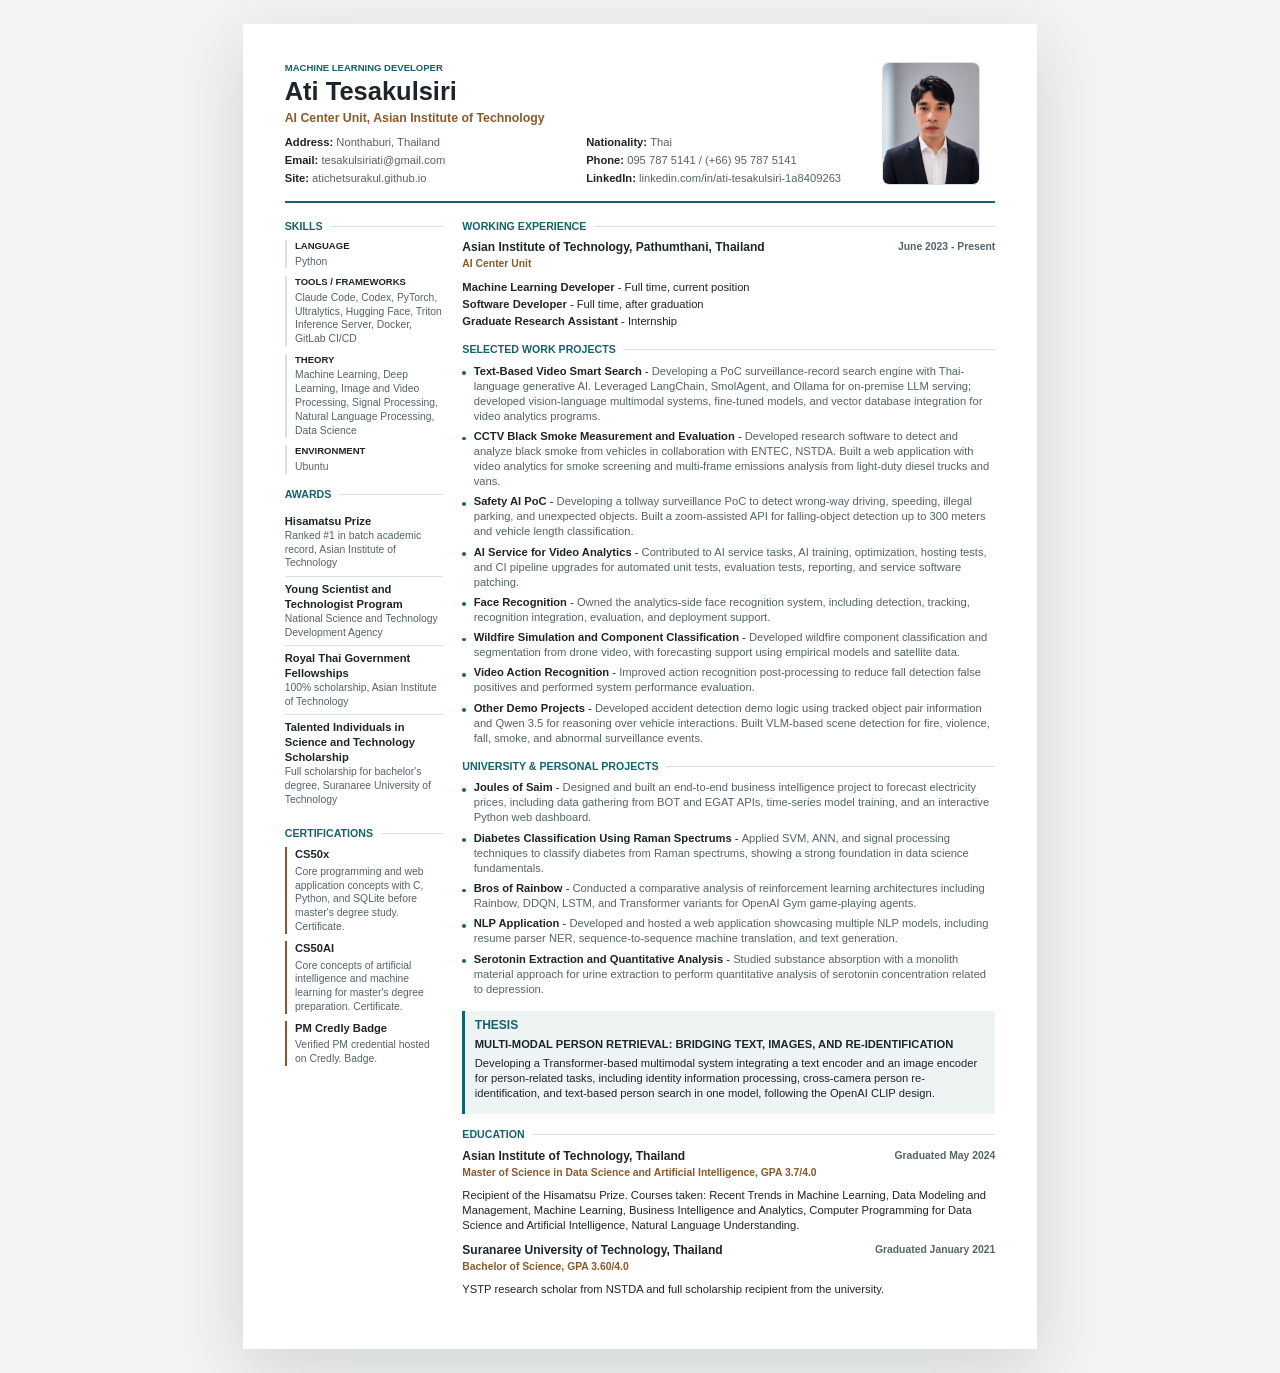
<file: downloads/cv-en.html>
<!doctype html>
<html lang="en">
  <head>
    <meta charset="utf-8">
    <meta name="viewport" content="width=device-width, initial-scale=1">
    <title>Ati Tesakulsiri - Resume</title>
    <link rel="stylesheet" href="cv-print.css">
  </head>
  <body class="single-page">
    <main class="sheet">
      <div class="page">
        <header class="hero">
          <div class="identity">
            <p class="eyebrow">Machine Learning Developer</p>
            <h1>Ati Tesakulsiri</h1>
            <p class="role">AI Center Unit, Asian Institute of Technology</p>
            <dl class="contact">
              <div><dt>Address:</dt> <dd>Nonthaburi, Thailand</dd></div>
              <div><dt>Nationality:</dt> <dd>Thai</dd></div>
              <div><dt>Email:</dt> <dd><a href="mailto:tesakulsiriati@gmail.com">tesakulsiriati@gmail.com</a></dd></div>
              <div><dt>Phone:</dt> <dd>095 787 5141 / (+66) 95 787 5141</dd></div>
              <div><dt>Site:</dt> <dd><a href="https://atichetsurakul.github.io/">atichetsurakul.github.io</a></dd></div>
              <div><dt>LinkedIn:</dt> <dd><a href="https://www.linkedin.com/in/ati-tesakulsiri-1a8409263/">linkedin.com/in/ati-tesakulsiri-1a8409263</a></dd></div>
            </dl>
          </div>
          <figure class="portrait">
            <img src="d5253ca3-a420-4064-8815-a289f54f47e2.png" alt="Portrait of Ati Tesakulsiri">
          </figure>
        </header>

        <div class="content">
          <aside class="sidebar">
            <section>
              <h2>Skills</h2>
              <div class="skill-group">
                <strong>Language</strong>
                <p>Python</p>
              </div>
              <div class="skill-group">
                <strong>Tools / Frameworks</strong>
                <p>Claude Code, Codex, PyTorch, Ultralytics, Hugging Face, Triton Inference Server, Docker, GitLab CI/CD</p>
              </div>
              <div class="skill-group">
                <strong>Theory</strong>
                <p>Machine Learning, Deep Learning, Image and Video Processing, Signal Processing, Natural Language Processing, Data Science</p>
              </div>
              <div class="skill-group">
                <strong>Environment</strong>
                <p>Ubuntu</p>
              </div>
            </section>

            <section>
              <h2>Awards</h2>
              <ul class="award-list">
                <li><strong>Hisamatsu Prize</strong><span>Ranked #1 in batch academic record, Asian Institute of Technology</span></li>
                <li><strong>Young Scientist and Technologist Program</strong><span>National Science and Technology Development Agency</span></li>
                <li><strong>Royal Thai Government Fellowships</strong><span>100% scholarship, Asian Institute of Technology</span></li>
                <li><strong>Talented Individuals in Science and Technology Scholarship</strong><span>Full scholarship for bachelor's degree, Suranaree University of Technology</span></li>
              </ul>
            </section>

            <section>
              <h2>Certifications</h2>
              <div class="cert">
                <strong>CS50x</strong>
                <p>Core programming and web application concepts with C, Python, and SQLite before master's degree study. <a href="https://certificates.cs50.io/3754a2b9-0e35-440f-928b-9ff6959c5992.pdf?size=letter">Certificate</a>.</p>
              </div>
              <div class="cert">
                <strong>CS50AI</strong>
                <p>Core concepts of artificial intelligence and machine learning for master's degree preparation. <a href="https://certificates.cs50.io/dab00252-47f3-417e-a438-5988f85d8ee1.pdf?size=letter">Certificate</a>.</p>
              </div>
              <div class="cert">
                <strong>PM Credly Badge</strong>
                <p>Verified PM credential hosted on Credly. <a href="https://www.credly.com/badges/9b8fa800-9750-4112-a1b1-28ba5f8a7105">Badge</a>.</p>
              </div>
            </section>
          </aside>

          <div class="main">
            <section>
              <h2>Working Experience</h2>
              <article class="entry">
                <div class="entry-head">
                  <div>
                    <h3>Asian Institute of Technology, Pathumthani, Thailand</h3>
                    <p class="entry-subtitle">AI Center Unit</p>
                  </div>
                  <div class="entry-meta">June 2023 - Present</div>
                </div>
                <ul class="role-list">
                  <li><strong>Machine Learning Developer</strong> - Full time, current position</li>
                  <li><strong>Software Developer</strong> - Full time, after graduation</li>
                  <li><strong>Graduate Research Assistant</strong> - Internship</li>
                </ul>
              </article>
            </section>

            <section>
              <h2>Selected Work Projects</h2>
              <ul class="project-list">
                <li>
                  <span class="project-title">Text-Based Video Smart Search</span>
                  <p>Developing a PoC surveillance-record search engine with Thai-language generative AI. Leveraged LangChain, SmolAgent, and Ollama for on-premise LLM serving; developed vision-language multimodal systems, fine-tuned models, and vector database integration for video analytics programs.</p>
                </li>
                <li>
                  <span class="project-title">CCTV Black Smoke Measurement and Evaluation</span>
                  <p>Developed research software to detect and analyze black smoke from vehicles in collaboration with ENTEC, NSTDA. Built a web application with video analytics for smoke screening and multi-frame emissions analysis from light-duty diesel trucks and vans.</p>
                </li>
                <li>
                  <span class="project-title">Safety AI PoC</span>
                  <p>Developing a tollway surveillance PoC to detect wrong-way driving, speeding, illegal parking, and unexpected objects. Built a zoom-assisted API for falling-object detection up to 300 meters and vehicle length classification.</p>
                </li>
                <li>
                  <span class="project-title">AI Service for Video Analytics</span>
                  <p>Contributed to AI service tasks, AI training, optimization, hosting tests, and CI pipeline upgrades for automated unit tests, evaluation tests, reporting, and service software patching.</p>
                </li>
                <li>
                  <span class="project-title">Face Recognition</span>
                  <p>Owned the analytics-side face recognition system, including detection, tracking, recognition integration, evaluation, and deployment support.</p>
                </li>
                <li>
                  <span class="project-title">Wildfire Simulation and Component Classification</span>
                  <p>Developed wildfire component classification and segmentation from drone video, with forecasting support using empirical models and satellite data.</p>
                </li>
                <li>
                  <span class="project-title">Video Action Recognition</span>
                  <p>Improved action recognition post-processing to reduce fall detection false positives and performed system performance evaluation.</p>
                </li>
                <li>
                  <span class="project-title">Other Demo Projects</span>
                  <p>Developed accident detection demo logic using tracked object pair information and Qwen 3.5 for reasoning over vehicle interactions. Built VLM-based scene detection for fire, violence, fall, smoke, and abnormal surveillance events.</p>
                </li>
              </ul>
            </section>

            <section>
              <h2>University &amp; Personal Projects</h2>
              <ul class="project-list">
                <li><span class="project-title">Joules of Saim</span><p>Designed and built an end-to-end business intelligence project to forecast electricity prices, including data gathering from BOT and EGAT APIs, time-series model training, and an interactive Python web dashboard.</p></li>
                <li><span class="project-title">Diabetes Classification Using Raman Spectrums</span><p>Applied SVM, ANN, and signal processing techniques to classify diabetes from Raman spectrums, showing a strong foundation in data science fundamentals.</p></li>
                <li><span class="project-title">Bros of Rainbow</span><p>Conducted a comparative analysis of reinforcement learning architectures including Rainbow, DDQN, LSTM, and Transformer variants for OpenAI Gym game-playing agents.</p></li>
                <li><span class="project-title">NLP Application</span><p>Developed and hosted a web application showcasing multiple NLP models, including resume parser NER, sequence-to-sequence machine translation, and text generation.</p></li>
                <li><span class="project-title">Serotonin Extraction and Quantitative Analysis</span><p>Studied substance absorption with a monolith material approach for urine extraction to perform quantitative analysis of serotonin concentration related to depression.</p></li>
              </ul>
            </section>

            <section class="thesis">
              <h3>Thesis</h3>
              <p class="title">MULTI-MODAL PERSON RETRIEVAL: BRIDGING TEXT, IMAGES, AND RE-IDENTIFICATION</p>
              <p>Developing a Transformer-based multimodal system integrating a text encoder and an image encoder for person-related tasks, including identity information processing, cross-camera person re-identification, and text-based person search in one model, following the OpenAI CLIP design.</p>
            </section>

            <section>
              <h2>Education</h2>
              <article class="entry">
                <div class="entry-head">
                  <div>
                    <h3>Asian Institute of Technology, Thailand</h3>
                    <p class="entry-subtitle">Master of Science in Data Science and Artificial Intelligence, GPA 3.7/4.0</p>
                  </div>
                  <div class="entry-meta">Graduated May 2024</div>
                </div>
                <p>Recipient of the Hisamatsu Prize. Courses taken: Recent Trends in Machine Learning, Data Modeling and Management, Machine Learning, Business Intelligence and Analytics, Computer Programming for Data Science and Artificial Intelligence, Natural Language Understanding.</p>
              </article>
              <article class="entry">
                <div class="entry-head">
                  <div>
                    <h3>Suranaree University of Technology, Thailand</h3>
                    <p class="entry-subtitle">Bachelor of Science, GPA 3.60/4.0</p>
                  </div>
                  <div class="entry-meta">Graduated January 2021</div>
                </div>
                <p>YSTP research scholar from NSTDA and full scholarship recipient from the university.</p>
              </article>
            </section>
          </div>
        </div>
      </div>
    </main>
  </body>
</html>
</file>
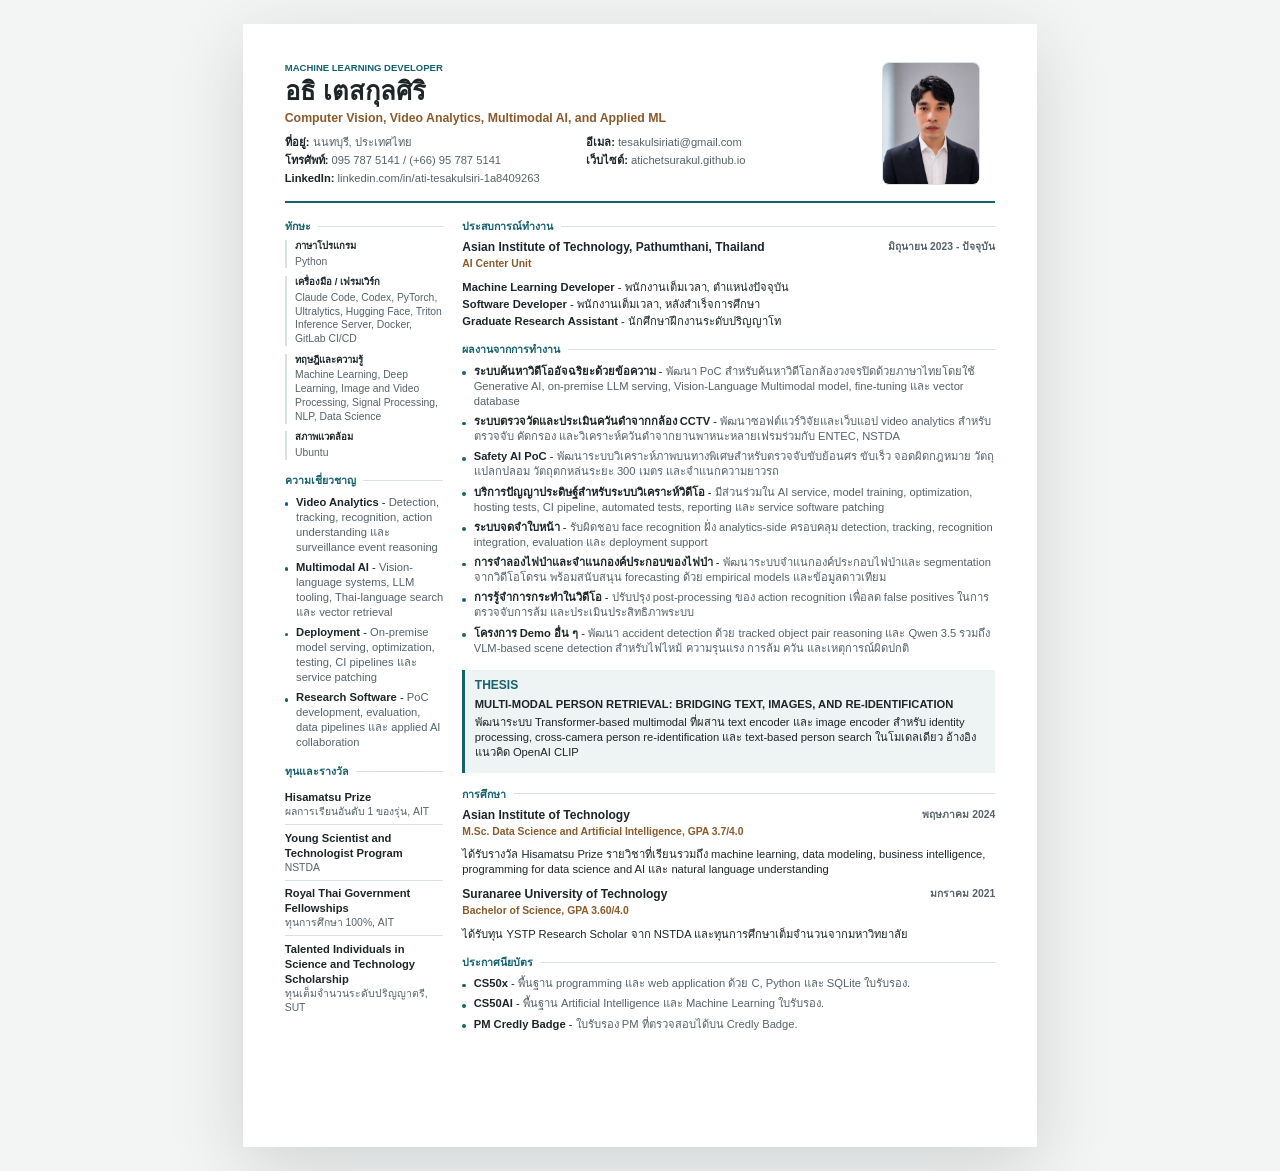
<file: downloads/cv-th-short.html>
<!doctype html>
<html lang="th">
  <head>
    <meta charset="utf-8">
    <meta name="viewport" content="width=device-width, initial-scale=1">
    <title>อธิ เตสกุลศิริ - เรซูเม่หน้าเดียว</title>
    <link rel="stylesheet" href="cv-print.css">
  </head>
  <body class="thai single-page">
    <main class="sheet">
      <div class="page">
        <header class="hero">
          <div class="identity">
            <p class="eyebrow">Machine Learning Developer</p>
            <h1>อธิ เตสกุลศิริ</h1>
            <p class="role">Computer Vision, Video Analytics, Multimodal AI, and Applied ML</p>
            <dl class="contact">
              <div><dt>ที่อยู่:</dt> <dd>นนทบุรี, ประเทศไทย</dd></div>
              <div><dt>อีเมล:</dt> <dd><a href="mailto:tesakulsiriati@gmail.com">tesakulsiriati@gmail.com</a></dd></div>
              <div><dt>โทรศัพท์:</dt> <dd>095 787 5141 / (+66) 95 787 5141</dd></div>
              <div><dt>เว็บไซต์:</dt> <dd><a href="https://atichetsurakul.github.io/">atichetsurakul.github.io</a></dd></div>
              <div><dt>LinkedIn:</dt> <dd><a href="https://www.linkedin.com/in/ati-tesakulsiri-1a8409263/">linkedin.com/in/ati-tesakulsiri-1a8409263</a></dd></div>
            </dl>
          </div>
          <figure class="portrait">
            <img src="d5253ca3-a420-4064-8815-a289f54f47e2.png" alt="ภาพถ่ายอธิ เตสกุลศิริ">
          </figure>
        </header>

        <div class="content">
          <aside class="sidebar">
            <section>
              <h2>ทักษะ</h2>
              <div class="skill-group"><strong>ภาษาโปรแกรม</strong><p>Python</p></div>
              <div class="skill-group"><strong>เครื่องมือ / เฟรมเวิร์ก</strong><p>Claude Code, Codex, PyTorch, Ultralytics, Hugging Face, Triton Inference Server, Docker, GitLab CI/CD</p></div>
              <div class="skill-group"><strong>ทฤษฎีและความรู้</strong><p>Machine Learning, Deep Learning, Image and Video Processing, Signal Processing, NLP, Data Science</p></div>
              <div class="skill-group"><strong>สภาพแวดล้อม</strong><p>Ubuntu</p></div>
            </section>

            <section>
              <h2>ความเชี่ยวชาญ</h2>
              <ul class="compact-list">
                <li><span class="project-title">Video Analytics</span><p>Detection, tracking, recognition, action understanding และ surveillance event reasoning</p></li>
                <li><span class="project-title">Multimodal AI</span><p>Vision-language systems, LLM tooling, Thai-language search และ vector retrieval</p></li>
                <li><span class="project-title">Deployment</span><p>On-premise model serving, optimization, testing, CI pipelines และ service patching</p></li>
                <li><span class="project-title">Research Software</span><p>PoC development, evaluation, data pipelines และ applied AI collaboration</p></li>
              </ul>
            </section>

            <section>
              <h2>ทุนและรางวัล</h2>
              <ul class="award-list">
                <li><strong>Hisamatsu Prize</strong><span>ผลการเรียนอันดับ 1 ของรุ่น, AIT</span></li>
                <li><strong>Young Scientist and Technologist Program</strong><span>NSTDA</span></li>
                <li><strong>Royal Thai Government Fellowships</strong><span>ทุนการศึกษา 100%, AIT</span></li>
                <li><strong>Talented Individuals in Science and Technology Scholarship</strong><span>ทุนเต็มจำนวนระดับปริญญาตรี, SUT</span></li>
              </ul>
            </section>
          </aside>

          <div class="main">
            <section>
              <h2>ประสบการณ์ทำงาน</h2>
              <article class="entry">
                <div class="entry-head">
                  <div>
                    <h3>Asian Institute of Technology, Pathumthani, Thailand</h3>
                    <p class="entry-subtitle">AI Center Unit</p>
                  </div>
                  <div class="entry-meta">มิถุนายน 2023 - ปัจจุบัน</div>
                </div>
                <ul class="role-list">
                  <li><strong>Machine Learning Developer</strong> - พนักงานเต็มเวลา, ตำแหน่งปัจจุบัน</li>
                  <li><strong>Software Developer</strong> - พนักงานเต็มเวลา, หลังสำเร็จการศึกษา</li>
                  <li><strong>Graduate Research Assistant</strong> - นักศึกษาฝึกงานระดับปริญญาโท</li>
                </ul>
              </article>
            </section>

            <section>
              <h2>ผลงานจากการทำงาน</h2>
              <ul class="project-list">
                <li><span class="project-title">ระบบค้นหาวิดีโออัจฉริยะด้วยข้อความ</span><p>พัฒนา PoC สำหรับค้นหาวิดีโอกล้องวงจรปิดด้วยภาษาไทยโดยใช้ Generative AI, on-premise LLM serving, Vision-Language Multimodal model, fine-tuning และ vector database</p></li>
                <li><span class="project-title">ระบบตรวจวัดและประเมินควันดำจากกล้อง CCTV</span><p>พัฒนาซอฟต์แวร์วิจัยและเว็บแอป video analytics สำหรับตรวจจับ คัดกรอง และวิเคราะห์ควันดำจากยานพาหนะหลายเฟรมร่วมกับ ENTEC, NSTDA</p></li>
                <li><span class="project-title">Safety AI PoC</span><p>พัฒนาระบบวิเคราะห์ภาพบนทางพิเศษสำหรับตรวจจับขับย้อนศร ขับเร็ว จอดผิดกฎหมาย วัตถุแปลกปลอม วัตถุตกหล่นระยะ 300 เมตร และจำแนกความยาวรถ</p></li>
                <li><span class="project-title">บริการปัญญาประดิษฐ์สำหรับระบบวิเคราะห์วิดีโอ</span><p>มีส่วนร่วมใน AI service, model training, optimization, hosting tests, CI pipeline, automated tests, reporting และ service software patching</p></li>
                <li><span class="project-title">ระบบจดจำใบหน้า</span><p>รับผิดชอบ face recognition ฝั่ง analytics-side ครอบคลุม detection, tracking, recognition integration, evaluation และ deployment support</p></li>
                <li><span class="project-title">การจำลองไฟป่าและจำแนกองค์ประกอบของไฟป่า</span><p>พัฒนาระบบจำแนกองค์ประกอบไฟป่าและ segmentation จากวิดีโอโดรน พร้อมสนับสนุน forecasting ด้วย empirical models และข้อมูลดาวเทียม</p></li>
                <li><span class="project-title">การรู้จำการกระทำในวิดีโอ</span><p>ปรับปรุง post-processing ของ action recognition เพื่อลด false positives ในการตรวจจับการล้ม และประเมินประสิทธิภาพระบบ</p></li>
                <li><span class="project-title">โครงการ Demo อื่น ๆ</span><p>พัฒนา accident detection ด้วย tracked object pair reasoning และ Qwen 3.5 รวมถึง VLM-based scene detection สำหรับไฟไหม้ ความรุนแรง การล้ม ควัน และเหตุการณ์ผิดปกติ</p></li>
              </ul>
            </section>

            <section class="thesis">
              <h3>Thesis</h3>
              <p class="title">MULTI-MODAL PERSON RETRIEVAL: BRIDGING TEXT, IMAGES, AND RE-IDENTIFICATION</p>
              <p>พัฒนาระบบ Transformer-based multimodal ที่ผสาน text encoder และ image encoder สำหรับ identity processing, cross-camera person re-identification และ text-based person search ในโมเดลเดียว อ้างอิงแนวคิด OpenAI CLIP</p>
            </section>

            <section>
              <h2>การศึกษา</h2>
              <article class="entry">
                <div class="entry-head">
                  <div>
                    <h3>Asian Institute of Technology</h3>
                    <p class="entry-subtitle">M.Sc. Data Science and Artificial Intelligence, GPA 3.7/4.0</p>
                  </div>
                  <div class="entry-meta">พฤษภาคม 2024</div>
                </div>
                <p>ได้รับรางวัล Hisamatsu Prize รายวิชาที่เรียนรวมถึง machine learning, data modeling, business intelligence, programming for data science and AI และ natural language understanding</p>
              </article>
              <article class="entry">
                <div class="entry-head">
                  <div>
                    <h3>Suranaree University of Technology</h3>
                    <p class="entry-subtitle">Bachelor of Science, GPA 3.60/4.0</p>
                  </div>
                  <div class="entry-meta">มกราคม 2021</div>
                </div>
                <p>ได้รับทุน YSTP Research Scholar จาก NSTDA และทุนการศึกษาเต็มจำนวนจากมหาวิทยาลัย</p>
              </article>
            </section>

            <section>
              <h2>ประกาศนียบัตร</h2>
              <ul class="compact-list">
                <li><span class="project-title">CS50x</span><p>พื้นฐาน programming และ web application ด้วย C, Python และ SQLite <a href="https://certificates.cs50.io/3754a2b9-0e35-440f-928b-9ff6959c5992.pdf?size=letter">ใบรับรอง</a>.</p></li>
                <li><span class="project-title">CS50AI</span><p>พื้นฐาน Artificial Intelligence และ Machine Learning <a href="https://certificates.cs50.io/dab00252-47f3-417e-a438-5988f85d8ee1.pdf?size=letter">ใบรับรอง</a>.</p></li>
                <li><span class="project-title">PM Credly Badge</span><p>ใบรับรอง PM ที่ตรวจสอบได้บน Credly <a href="https://www.credly.com/badges/9b8fa800-9750-4112-a1b1-28ba5f8a7105">Badge</a>.</p></li>
              </ul>
            </section>
          </div>
        </div>
      </div>
    </main>
  </body>
</html>
</file>
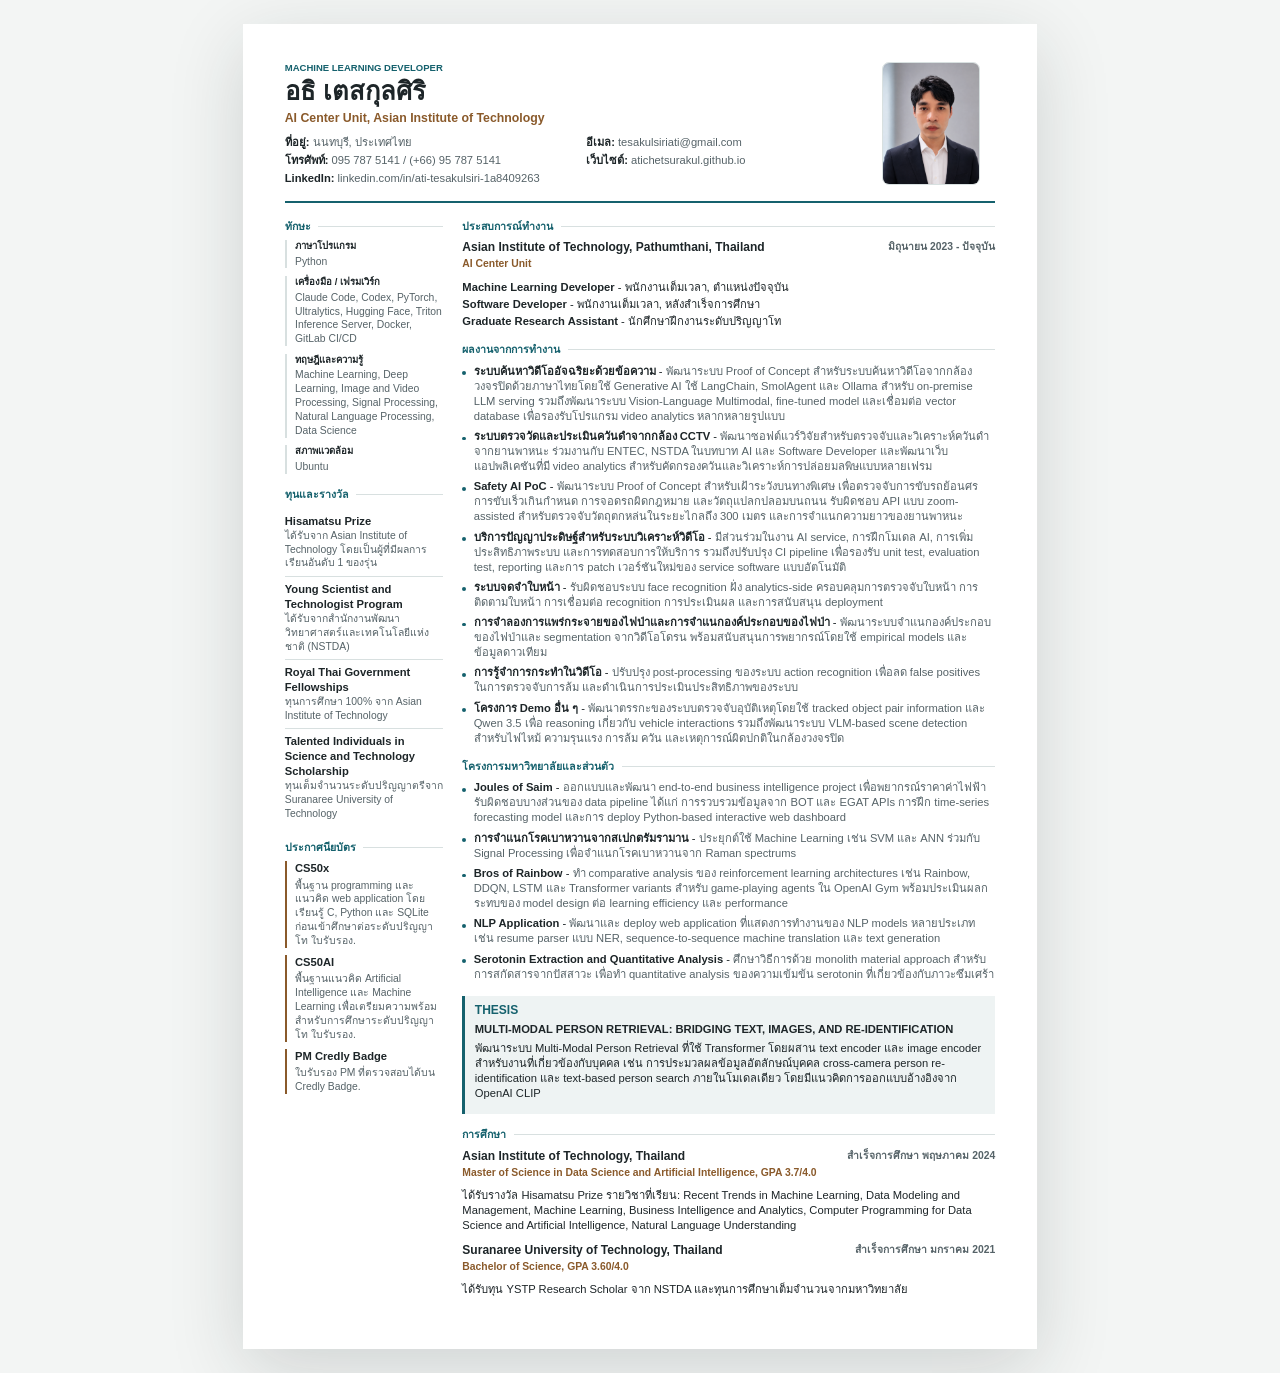
<file: downloads/cv-th.html>
<!doctype html>
<html lang="th">
  <head>
    <meta charset="utf-8">
    <meta name="viewport" content="width=device-width, initial-scale=1">
    <title>อธิ เตสกุลศิริ - เรซูเม่</title>
    <link rel="stylesheet" href="cv-print.css">
  </head>
  <body class="thai single-page">
    <main class="sheet">
      <div class="page">
        <header class="hero">
          <div class="identity">
            <p class="eyebrow">Machine Learning Developer</p>
            <h1>อธิ เตสกุลศิริ</h1>
            <p class="role">AI Center Unit, Asian Institute of Technology</p>
            <dl class="contact">
              <div><dt>ที่อยู่:</dt> <dd>นนทบุรี, ประเทศไทย</dd></div>
              <div><dt>อีเมล:</dt> <dd><a href="mailto:tesakulsiriati@gmail.com">tesakulsiriati@gmail.com</a></dd></div>
              <div><dt>โทรศัพท์:</dt> <dd>095 787 5141 / (+66) 95 787 5141</dd></div>
              <div><dt>เว็บไซต์:</dt> <dd><a href="https://atichetsurakul.github.io/">atichetsurakul.github.io</a></dd></div>
              <div><dt>LinkedIn:</dt> <dd><a href="https://www.linkedin.com/in/ati-tesakulsiri-1a8409263/">linkedin.com/in/ati-tesakulsiri-1a8409263</a></dd></div>
            </dl>
          </div>
          <figure class="portrait">
            <img src="d5253ca3-a420-4064-8815-a289f54f47e2.png" alt="ภาพถ่ายอธิ เตสกุลศิริ">
          </figure>
        </header>

        <div class="content">
          <aside class="sidebar">
            <section>
              <h2>ทักษะ</h2>
              <div class="skill-group">
                <strong>ภาษาโปรแกรม</strong>
                <p>Python</p>
              </div>
              <div class="skill-group">
                <strong>เครื่องมือ / เฟรมเวิร์ก</strong>
                <p>Claude Code, Codex, PyTorch, Ultralytics, Hugging Face, Triton Inference Server, Docker, GitLab CI/CD</p>
              </div>
              <div class="skill-group">
                <strong>ทฤษฎีและความรู้</strong>
                <p>Machine Learning, Deep Learning, Image and Video Processing, Signal Processing, Natural Language Processing, Data Science</p>
              </div>
              <div class="skill-group">
                <strong>สภาพแวดล้อม</strong>
                <p>Ubuntu</p>
              </div>
            </section>

            <section>
              <h2>ทุนและรางวัล</h2>
              <ul class="award-list">
                <li><strong>Hisamatsu Prize</strong><span>ได้รับจาก Asian Institute of Technology โดยเป็นผู้ที่มีผลการเรียนอันดับ 1 ของรุ่น</span></li>
                <li><strong>Young Scientist and Technologist Program</strong><span>ได้รับจากสำนักงานพัฒนาวิทยาศาสตร์และเทคโนโลยีแห่งชาติ (NSTDA)</span></li>
                <li><strong>Royal Thai Government Fellowships</strong><span>ทุนการศึกษา 100% จาก Asian Institute of Technology</span></li>
                <li><strong>Talented Individuals in Science and Technology Scholarship</strong><span>ทุนเต็มจำนวนระดับปริญญาตรีจาก Suranaree University of Technology</span></li>
              </ul>
            </section>

            <section>
              <h2>ประกาศนียบัตร</h2>
              <div class="cert">
                <strong>CS50x</strong>
                <p>พื้นฐาน programming และแนวคิด web application โดยเรียนรู้ C, Python และ SQLite ก่อนเข้าศึกษาต่อระดับปริญญาโท <a href="https://certificates.cs50.io/3754a2b9-0e35-440f-928b-9ff6959c5992.pdf?size=letter">ใบรับรอง</a>.</p>
              </div>
              <div class="cert">
                <strong>CS50AI</strong>
                <p>พื้นฐานแนวคิด Artificial Intelligence และ Machine Learning เพื่อเตรียมความพร้อมสำหรับการศึกษาระดับปริญญาโท <a href="https://certificates.cs50.io/dab00252-47f3-417e-a438-5988f85d8ee1.pdf?size=letter">ใบรับรอง</a>.</p>
              </div>
              <div class="cert">
                <strong>PM Credly Badge</strong>
                <p>ใบรับรอง PM ที่ตรวจสอบได้บน Credly <a href="https://www.credly.com/badges/9b8fa800-9750-4112-a1b1-28ba5f8a7105">Badge</a>.</p>
              </div>
            </section>
          </aside>

          <div class="main">
            <section>
              <h2>ประสบการณ์ทำงาน</h2>
              <article class="entry">
                <div class="entry-head">
                  <div>
                    <h3>Asian Institute of Technology, Pathumthani, Thailand</h3>
                    <p class="entry-subtitle">AI Center Unit</p>
                  </div>
                  <div class="entry-meta">มิถุนายน 2023 - ปัจจุบัน</div>
                </div>
                <ul class="role-list">
                  <li><strong>Machine Learning Developer</strong> - พนักงานเต็มเวลา, ตำแหน่งปัจจุบัน</li>
                  <li><strong>Software Developer</strong> - พนักงานเต็มเวลา, หลังสำเร็จการศึกษา</li>
                  <li><strong>Graduate Research Assistant</strong> - นักศึกษาฝึกงานระดับปริญญาโท</li>
                </ul>
              </article>
            </section>

            <section>
              <h2>ผลงานจากการทำงาน</h2>
              <ul class="project-list">
                <li>
                  <span class="project-title">ระบบค้นหาวิดีโออัจฉริยะด้วยข้อความ</span>
                  <p>พัฒนาระบบ Proof of Concept สำหรับระบบค้นหาวิดีโอจากกล้องวงจรปิดด้วยภาษาไทยโดยใช้ Generative AI ใช้ LangChain, SmolAgent และ Ollama สำหรับ on-premise LLM serving รวมถึงพัฒนาระบบ Vision-Language Multimodal, fine-tuned model และเชื่อมต่อ vector database เพื่อรองรับโปรแกรม video analytics หลากหลายรูปแบบ</p>
                </li>
                <li>
                  <span class="project-title">ระบบตรวจวัดและประเมินควันดำจากกล้อง CCTV</span>
                  <p>พัฒนาซอฟต์แวร์วิจัยสำหรับตรวจจับและวิเคราะห์ควันดำจากยานพาหนะ ร่วมงานกับ ENTEC, NSTDA ในบทบาท AI และ Software Developer และพัฒนาเว็บแอปพลิเคชันที่มี video analytics สำหรับคัดกรองควันและวิเคราะห์การปล่อยมลพิษแบบหลายเฟรม</p>
                </li>
                <li>
                  <span class="project-title">Safety AI PoC</span>
                  <p>พัฒนาระบบ Proof of Concept สำหรับเฝ้าระวังบนทางพิเศษ เพื่อตรวจจับการขับรถย้อนศร การขับเร็วเกินกำหนด การจอดรถผิดกฎหมาย และวัตถุแปลกปลอมบนถนน รับผิดชอบ API แบบ zoom-assisted สำหรับตรวจจับวัตถุตกหล่นในระยะไกลถึง 300 เมตร และการจำแนกความยาวของยานพาหนะ</p>
                </li>
                <li>
                  <span class="project-title">บริการปัญญาประดิษฐ์สำหรับระบบวิเคราะห์วิดีโอ</span>
                  <p>มีส่วนร่วมในงาน AI service, การฝึกโมเดล AI, การเพิ่มประสิทธิภาพระบบ และการทดสอบการให้บริการ รวมถึงปรับปรุง CI pipeline เพื่อรองรับ unit test, evaluation test, reporting และการ patch เวอร์ชันใหม่ของ service software แบบอัตโนมัติ</p>
                </li>
                <li>
                  <span class="project-title">ระบบจดจำใบหน้า</span>
                  <p>รับผิดชอบระบบ face recognition ฝั่ง analytics-side ครอบคลุมการตรวจจับใบหน้า การติดตามใบหน้า การเชื่อมต่อ recognition การประเมินผล และการสนับสนุน deployment</p>
                </li>
                <li>
                  <span class="project-title">การจำลองการแพร่กระจายของไฟป่าและการจำแนกองค์ประกอบของไฟป่า</span>
                  <p>พัฒนาระบบจำแนกองค์ประกอบของไฟป่าและ segmentation จากวิดีโอโดรน พร้อมสนับสนุนการพยากรณ์โดยใช้ empirical models และข้อมูลดาวเทียม</p>
                </li>
                <li>
                  <span class="project-title">การรู้จำการกระทำในวิดีโอ</span>
                  <p>ปรับปรุง post-processing ของระบบ action recognition เพื่อลด false positives ในการตรวจจับการล้ม และดำเนินการประเมินประสิทธิภาพของระบบ</p>
                </li>
                <li>
                  <span class="project-title">โครงการ Demo อื่น ๆ</span>
                  <p>พัฒนาตรรกะของระบบตรวจจับอุบัติเหตุโดยใช้ tracked object pair information และ Qwen 3.5 เพื่อ reasoning เกี่ยวกับ vehicle interactions รวมถึงพัฒนาระบบ VLM-based scene detection สำหรับไฟไหม้ ความรุนแรง การล้ม ควัน และเหตุการณ์ผิดปกติในกล้องวงจรปิด</p>
                </li>
              </ul>
            </section>

            <section>
              <h2>โครงการมหาวิทยาลัยและส่วนตัว</h2>
              <ul class="project-list">
                <li><span class="project-title">Joules of Saim</span><p>ออกแบบและพัฒนา end-to-end business intelligence project เพื่อพยากรณ์ราคาค่าไฟฟ้า รับผิดชอบบางส่วนของ data pipeline ได้แก่ การรวบรวมข้อมูลจาก BOT และ EGAT APIs การฝึก time-series forecasting model และการ deploy Python-based interactive web dashboard</p></li>
                <li><span class="project-title">การจำแนกโรคเบาหวานจากสเปกตรัมรามาน</span><p>ประยุกต์ใช้ Machine Learning เช่น SVM และ ANN ร่วมกับ Signal Processing เพื่อจำแนกโรคเบาหวานจาก Raman spectrums</p></li>
                <li><span class="project-title">Bros of Rainbow</span><p>ทำ comparative analysis ของ reinforcement learning architectures เช่น Rainbow, DDQN, LSTM และ Transformer variants สำหรับ game-playing agents ใน OpenAI Gym พร้อมประเมินผลกระทบของ model design ต่อ learning efficiency และ performance</p></li>
                <li><span class="project-title">NLP Application</span><p>พัฒนาและ deploy web application ที่แสดงการทำงานของ NLP models หลายประเภท เช่น resume parser แบบ NER, sequence-to-sequence machine translation และ text generation</p></li>
                <li><span class="project-title">Serotonin Extraction and Quantitative Analysis</span><p>ศึกษาวิธีการด้วย monolith material approach สำหรับการสกัดสารจากปัสสาวะ เพื่อทำ quantitative analysis ของความเข้มข้น serotonin ที่เกี่ยวข้องกับภาวะซึมเศร้า</p></li>
              </ul>
            </section>

            <section class="thesis">
              <h3>Thesis</h3>
              <p class="title">MULTI-MODAL PERSON RETRIEVAL: BRIDGING TEXT, IMAGES, AND RE-IDENTIFICATION</p>
              <p>พัฒนาระบบ Multi-Modal Person Retrieval ที่ใช้ Transformer โดยผสาน text encoder และ image encoder สำหรับงานที่เกี่ยวข้องกับบุคคล เช่น การประมวลผลข้อมูลอัตลักษณ์บุคคล cross-camera person re-identification และ text-based person search ภายในโมเดลเดียว โดยมีแนวคิดการออกแบบอ้างอิงจาก OpenAI CLIP</p>
            </section>

            <section>
              <h2>การศึกษา</h2>
              <article class="entry">
                <div class="entry-head">
                  <div>
                    <h3>Asian Institute of Technology, Thailand</h3>
                    <p class="entry-subtitle">Master of Science in Data Science and Artificial Intelligence, GPA 3.7/4.0</p>
                  </div>
                  <div class="entry-meta">สำเร็จการศึกษา พฤษภาคม 2024</div>
                </div>
                <p>ได้รับรางวัล Hisamatsu Prize รายวิชาที่เรียน: Recent Trends in Machine Learning, Data Modeling and Management, Machine Learning, Business Intelligence and Analytics, Computer Programming for Data Science and Artificial Intelligence, Natural Language Understanding</p>
              </article>
              <article class="entry">
                <div class="entry-head">
                  <div>
                    <h3>Suranaree University of Technology, Thailand</h3>
                    <p class="entry-subtitle">Bachelor of Science, GPA 3.60/4.0</p>
                  </div>
                  <div class="entry-meta">สำเร็จการศึกษา มกราคม 2021</div>
                </div>
                <p>ได้รับทุน YSTP Research Scholar จาก NSTDA และทุนการศึกษาเต็มจำนวนจากมหาวิทยาลัย</p>
              </article>
            </section>
          </div>
        </div>
      </div>
    </main>
  </body>
</html>
</file>
<file: assets/css/styles.css>
:root {
  color-scheme: light;
  --bg: #f5f7f6;
  --panel: #ffffff;
  --panel-strong: #edf4f2;
  --ink: #172124;
  --muted: #536267;
  --line: #d8e2e0;
  --accent: #15616d;
  --accent-2: #9a5b22;
  --shadow: 0 24px 80px rgba(28, 44, 48, 0.12);
}

:root[data-theme="dark"] {
  color-scheme: dark;
  --bg: #101516;
  --panel: #172022;
  --panel-strong: #1f2b2d;
  --ink: #edf4f2;
  --muted: #b7c4c2;
  --line: #314245;
  --accent: #68c7cf;
  --accent-2: #e3ad72;
  --shadow: 0 24px 80px rgba(0, 0, 0, 0.35);
}

* {
  box-sizing: border-box;
}

html {
  background: var(--bg);
  color: var(--ink);
  font-family: Inter, "Segoe UI", "Noto Sans Thai", Arial, sans-serif;
  font-size: 16px;
  line-height: 1.55;
  scroll-behavior: smooth;
}

body {
  margin: 0;
}

a {
  color: inherit;
}

img {
  display: block;
  max-width: 100%;
}

.skip-link {
  background: var(--ink);
  color: var(--panel);
  left: 16px;
  padding: 8px 12px;
  position: absolute;
  top: -48px;
  z-index: 100;
}

.skip-link:focus {
  top: 16px;
}

.sr-only {
  height: 1px;
  margin: -1px;
  overflow: hidden;
  padding: 0;
  position: absolute;
  width: 1px;
  clip: rect(0, 0, 0, 0);
  white-space: nowrap;
}

.site-header {
  backdrop-filter: blur(18px);
  background: color-mix(in srgb, var(--bg) 86%, transparent);
  border-bottom: 1px solid var(--line);
  position: sticky;
  top: 0;
  z-index: 20;
}

.nav {
  align-items: center;
  display: flex;
  gap: 18px;
  justify-content: space-between;
  margin: 0 auto;
  max-width: 1120px;
  padding: 14px 22px;
}

.brand {
  font-weight: 850;
  letter-spacing: 0;
  text-decoration: none;
}

.nav-links {
  align-items: center;
  display: flex;
  flex-wrap: wrap;
  gap: 12px;
}

.nav-markdown {
  flex: 0 0 auto;
}

.nav-links a,
.control {
  border: 1px solid var(--line);
  border-radius: 7px;
  color: var(--muted);
  font: inherit;
  font-size: 0.9rem;
  padding: 7px 10px;
  text-decoration: none;
}

.control {
  background: var(--panel);
  cursor: pointer;
}

.control.is-active,
.control:hover,
.nav-links a:hover {
  border-color: var(--accent);
  color: var(--accent);
}

.page {
  margin: 0 auto;
  max-width: 1120px;
  padding: 34px 22px 56px;
}

.hero {
  align-items: center;
  display: grid;
  gap: 38px;
  grid-template-columns: minmax(0, 1.05fr) minmax(270px, 0.55fr);
  min-height: calc(100vh - 150px);
  padding: 32px 0 50px;
}

.eyebrow {
  color: var(--accent);
  font-size: 0.85rem;
  font-weight: 850;
  margin: 0 0 10px;
  text-transform: uppercase;
}

h1 {
  font-size: clamp(2.25rem, 5vw, 4.8rem);
  line-height: 1.03;
  margin: 0 0 18px;
}

.lead {
  color: var(--muted);
  font-size: clamp(1.04rem, 2vw, 1.28rem);
  max-width: 720px;
}

.hero-actions,
.button-row {
  display: flex;
  flex-wrap: wrap;
  gap: 10px;
  margin-top: 24px;
}

.button {
  align-items: center;
  background: var(--accent);
  border: 1px solid var(--accent);
  border-radius: 7px;
  color: #ffffff;
  display: inline-flex;
  font-weight: 800;
  min-height: 42px;
  padding: 9px 14px;
  text-decoration: none;
}

.button.secondary {
  background: transparent;
  color: var(--accent);
}

.markdown-action {
  display: inline-flex;
  position: relative;
}

.markdown-copy,
.markdown-menu summary {
  align-items: center;
  background: var(--panel);
  border: 1px solid var(--line);
  color: var(--ink);
  cursor: pointer;
  display: inline-flex;
  font: inherit;
  font-weight: 800;
  min-height: 42px;
}

.markdown-copy {
  border-radius: 7px 0 0 7px;
  gap: 8px;
  padding: 9px 12px;
}

.markdown-copy:hover,
.markdown-copy:focus-visible,
.markdown-menu summary:hover,
.markdown-menu summary:focus-visible,
.markdown-menu[open] summary {
  border-color: var(--accent);
  color: var(--accent);
}

.markdown-copy.is-copied {
  color: var(--accent);
}

.markdown-copy.is-error {
  border-color: var(--accent-2);
  color: var(--accent-2);
}

.markdown-copy svg,
.markdown-menu summary svg {
  fill: none;
  height: 18px;
  stroke: currentColor;
  stroke-linecap: round;
  stroke-linejoin: round;
  stroke-width: 2;
  width: 18px;
}

.markdown-menu {
  position: relative;
}

.markdown-menu summary {
  border-left: 0;
  border-radius: 0 7px 7px 0;
  justify-content: center;
  list-style: none;
  padding: 9px 10px;
}

.markdown-menu summary::-webkit-details-marker {
  display: none;
}

.markdown-menu-panel {
  background: var(--panel);
  border: 1px solid var(--line);
  border-radius: 8px;
  box-shadow: var(--shadow);
  min-width: 230px;
  padding: 6px;
  position: absolute;
  right: 0;
  top: calc(100% + 8px);
  z-index: 10;
}

.markdown-menu-panel a {
  border-radius: 6px;
  display: block;
  padding: 9px 10px;
  text-decoration: none;
}

.markdown-menu-panel a:hover,
.markdown-menu-panel a:focus-visible {
  background: var(--panel-strong);
}

.markdown-menu-panel strong,
.markdown-menu-panel span {
  display: block;
}

.markdown-menu-panel span {
  color: var(--muted);
  font-size: 0.82rem;
  font-weight: 400;
  margin-top: 2px;
}

.profile-card {
  background: var(--panel);
  border: 1px solid var(--line);
  border-radius: 8px;
  box-shadow: var(--shadow);
  justify-self: end;
  max-width: 300px;
  padding: 14px;
}

.profile-image-wrap {
  border-radius: 7px;
  overflow: hidden;
  position: relative;
}

.profile-card img {
  border-radius: 7px;
  aspect-ratio: 633 / 916;
  filter: blur(14px);
  object-fit: cover;
  transform: scale(1.04);
  transition: filter 180ms ease, transform 180ms ease;
  width: 100%;
}

.profile-card.is-profile-revealed img {
  filter: none;
  transform: none;
}

.profile-reveal {
  align-items: center;
  background: color-mix(in srgb, var(--panel) 78%, transparent);
  border: 1px solid color-mix(in srgb, var(--line) 72%, transparent);
  border-radius: 7px;
  color: var(--ink);
  cursor: pointer;
  display: flex;
  font: inherit;
  font-weight: 850;
  inset: 12px;
  justify-content: center;
  padding: 12px;
  position: absolute;
  text-align: center;
  transition: opacity 160ms ease;
}

.profile-reveal:hover,
.profile-reveal:focus-visible {
  border-color: var(--accent);
  color: var(--accent);
}

.profile-card.is-profile-revealed .profile-reveal {
  opacity: 0;
  pointer-events: none;
}

.theme-profile-dark {
  display: none;
}

:root[data-theme="dark"] .theme-profile-light {
  display: none;
}

:root[data-theme="dark"] .theme-profile-dark {
  display: block;
}

.profile-card dl {
  display: grid;
  gap: 8px;
  grid-template-columns: auto minmax(0, 1fr);
  margin: 14px 0 0;
}

.profile-card dt {
  color: var(--muted);
  font-weight: 800;
}

.profile-card dd {
  margin: 0;
  overflow-wrap: anywhere;
}

.section {
  border-top: 1px solid var(--line);
  padding: 46px 0;
}

.section-head {
  align-items: end;
  display: flex;
  gap: 24px;
  justify-content: space-between;
  margin-bottom: 22px;
}

h2 {
  font-size: clamp(1.55rem, 3vw, 2.35rem);
  line-height: 1.12;
  margin: 0;
}

.section-head p {
  color: var(--muted);
  margin: 0;
  max-width: 560px;
}

.pill-list {
  display: flex;
  flex-wrap: wrap;
  gap: 8px;
  list-style: none;
  margin: 20px 0 0;
  padding: 0;
}

.pill-list li {
  background: var(--panel-strong);
  border: 1px solid var(--line);
  border-radius: 999px;
  color: var(--muted);
  font-size: 0.9rem;
  padding: 7px 10px;
}

.timeline {
  background: var(--panel);
  border: 1px solid var(--line);
  border-radius: 8px;
  padding: 22px;
}

.timeline h3 {
  font-size: 1.15rem;
  margin: 0 0 4px;
}

.timeline .meta {
  color: var(--accent-2);
  font-weight: 800;
  margin: 0 0 12px;
}

.timeline ul {
  margin: 0;
  padding-left: 20px;
}

.grid {
  display: grid;
  gap: 18px;
  grid-template-columns: repeat(3, minmax(0, 1fr));
}

.project-card,
.download-card {
  background: var(--panel);
  border: 1px solid var(--line);
  border-radius: 8px;
  overflow: hidden;
}

.project-card img {
  aspect-ratio: 16 / 10;
  background: var(--panel-strong);
  object-fit: cover;
  width: 100%;
}

.card-body {
  padding: 16px;
}

.card-body h3 {
  font-size: 1.02rem;
  line-height: 1.25;
  margin: 0 0 8px;
}

.card-body p {
  color: var(--muted);
  margin: 0;
}

.thesis {
  background: var(--panel-strong);
  border: 1px solid var(--line);
  border-left: 4px solid var(--accent);
  border-radius: 8px;
  padding: 20px;
}

.certification-grid {
  align-items: stretch;
  display: grid;
  gap: 16px;
  grid-template-columns: repeat(4, minmax(0, 1fr));
}

.certification-badge,
.certification-card {
  align-items: center;
  background: var(--panel);
  border: 1px solid var(--line);
  border-radius: 8px;
  display: flex;
  min-height: 300px;
  padding: 14px;
}

.certification-badge {
  justify-content: center;
}

.certification-card {
  align-items: flex-start;
  flex-direction: column;
  gap: 8px;
  justify-content: flex-end;
  text-decoration: none;
}

.certification-card:hover,
.certification-card:focus-visible {
  border-color: var(--accent);
}

.certification-card span {
  color: var(--accent);
  font-size: 0.78rem;
  font-weight: 850;
  text-transform: uppercase;
}

.certification-card h3 {
  font-size: 1.35rem;
  line-height: 1.2;
  margin: 0;
}

.certification-card p {
  color: var(--muted);
  margin: 0;
}

.certification-card strong {
  color: var(--accent);
  font-size: 0.9rem;
}

.download-grid {
  display: grid;
  gap: 12px;
  grid-template-columns: repeat(4, minmax(0, 1fr));
}

.download-card {
  padding: 15px;
  text-decoration: none;
}

.download-card strong {
  display: block;
}

.download-card span {
  color: var(--muted);
  display: block;
  font-size: 0.9rem;
  margin-top: 4px;
}

.contact-list {
  display: grid;
  gap: 10px;
  grid-template-columns: repeat(3, minmax(0, 1fr));
}

.contact-list a,
.contact-list span {
  background: var(--panel);
  border: 1px solid var(--line);
  border-radius: 8px;
  padding: 14px;
  text-decoration: none;
}

.site-footer {
  border-top: 1px solid var(--line);
  color: var(--muted);
  margin: 0 auto;
  max-width: 1120px;
  padding: 22px;
}

[hidden] {
  display: none !important;
}

@media (max-width: 900px) {
  .hero,
  .grid,
  .certification-grid,
  .download-grid,
  .contact-list {
    grid-template-columns: 1fr;
  }

  .hero {
    min-height: auto;
  }

  .section-head {
    align-items: start;
    flex-direction: column;
  }
}

@media (max-width: 640px) {
  .nav {
    align-items: flex-start;
    flex-direction: column;
  }

  .nav-markdown {
    width: 100%;
  }

  .nav-markdown .markdown-copy {
    flex: 1;
  }

  .nav-links {
    width: 100%;
  }

  .nav-links a,
  .control {
    font-size: 0.84rem;
  }

  .markdown-menu-panel {
    left: 0;
    right: auto;
  }
}

@media print {
  .site-header,
  .hero-actions,
  .button-row {
    display: none;
  }

  html,
  body {
    background: #fff;
    color: #000;
  }

  .page {
    max-width: none;
    padding: 0;
  }

  .section,
  .hero {
    break-inside: avoid;
    padding: 18px 0;
  }
}
</file>
<file: downloads/cv-print.css>
:root {
  --ink: #1d2528;
  --muted: #566368;
  --soft: #eef3f3;
  --line: #d8e0e0;
  --accent: #15616d;
  --accent-2: #8a5a2b;
  --paper: #ffffff;
  --bg: #f3f5f4;
}

* {
  box-sizing: border-box;
}

html {
  background: var(--bg);
  color: var(--ink);
  font-family: Inter, "Segoe UI", "Noto Sans", "Noto Sans Thai", Tahoma, Arial, sans-serif;
  font-size: 14px;
  line-height: 1.48;
}

body {
  margin: 0;
}

a {
  color: inherit;
  text-decoration: none;
}

a:hover {
  color: var(--accent);
}

.sheet {
  width: 210mm;
  min-height: 297mm;
  margin: 24px auto;
  background: var(--paper);
  box-shadow: 0 20px 70px rgba(23, 35, 39, 0.16);
}

.page {
  padding: 16mm 17mm 15mm;
}

.hero {
  display: grid;
  grid-template-columns: minmax(0, 1fr) 35mm;
  gap: 9mm;
  align-items: start;
  border-bottom: 2px solid var(--accent);
  padding-bottom: 7mm;
}

.identity {
  min-width: 0;
}

.eyebrow {
  color: var(--accent);
  font-size: 0.76rem;
  font-weight: 800;
  letter-spacing: 0;
  margin: 0 0 2mm;
  text-transform: uppercase;
}

h1 {
  font-size: 2.45rem;
  line-height: 1.04;
  margin: 0 0 3mm;
  letter-spacing: 0;
}

.role {
  color: var(--accent-2);
  font-size: 1.02rem;
  font-weight: 750;
  margin: 0 0 4mm;
}

.contact {
  display: grid;
  gap: 1.3mm 5mm;
  grid-template-columns: repeat(2, minmax(0, 1fr));
  margin: 0;
}

.contact div {
  color: var(--muted);
  min-width: 0;
}

.contact dt {
  color: var(--ink);
  display: inline;
  font-weight: 800;
}

.contact dd {
  display: inline;
  margin: 0;
  overflow-wrap: anywhere;
}

.portrait {
  align-self: start;
  aspect-ratio: 4 / 5;
  border: 1px solid var(--line);
  border-radius: 7px;
  justify-self: end;
  margin: 0 4mm 0 0;
  overflow: hidden;
  width: 35mm;
}

.portrait img {
  display: block;
  height: 100%;
  object-fit: cover;
  object-position: 50% 28%;
  width: 100%;
}

.content {
  display: grid;
  gap: 7mm;
  grid-template-columns: 47mm minmax(0, 1fr);
  padding-top: 7mm;
}

.sidebar,
.main {
  min-width: 0;
}

section {
  break-inside: avoid;
  margin: 0 0 6.5mm;
}

section:last-child {
  margin-bottom: 0;
}

h2 {
  align-items: center;
  color: var(--accent);
  display: flex;
  font-size: 0.92rem;
  font-weight: 900;
  gap: 2.5mm;
  letter-spacing: 0;
  line-height: 1.2;
  margin: 0 0 3.2mm;
  text-transform: uppercase;
}

h2::after {
  background: var(--line);
  content: "";
  flex: 1;
  height: 1px;
}

h3 {
  color: var(--ink);
  font-size: 0.98rem;
  line-height: 1.26;
  margin: 0;
}

p {
  margin: 0 0 2.2mm;
}

.sidebar h2 {
  font-size: 0.82rem;
}

.skill-group {
  border-left: 2px solid var(--line);
  margin-bottom: 3.2mm;
  padding-left: 3mm;
}

.skill-group strong {
  display: block;
  font-size: 0.79rem;
  margin-bottom: 0.9mm;
  text-transform: uppercase;
}

.skill-group p {
  color: var(--muted);
  font-size: 0.84rem;
  margin: 0;
}

.entry {
  break-inside: avoid;
  margin-bottom: 4.5mm;
}

.entry:last-child {
  margin-bottom: 0;
}

.entry-head {
  display: grid;
  gap: 2mm;
  grid-template-columns: minmax(0, 1fr) auto;
  margin-bottom: 1.3mm;
}

.entry-meta {
  color: var(--muted);
  font-size: 0.82rem;
  font-weight: 700;
  text-align: right;
  white-space: nowrap;
}

.entry-subtitle {
  color: var(--accent-2);
  font-size: 0.87rem;
  font-weight: 750;
  margin-top: 0.6mm;
}

.compact-list,
.project-list {
  list-style: none;
  margin: 0;
  padding: 0;
}

.compact-list li,
.project-list li {
  break-inside: avoid;
  margin-bottom: 2.2mm;
  padding-left: 4mm;
  position: relative;
}

.compact-list li::before,
.project-list li::before {
  background: var(--accent);
  border-radius: 999px;
  content: "";
  height: 1.25mm;
  left: 0;
  position: absolute;
  top: 2.6mm;
  width: 1.25mm;
}

.project-title {
  color: var(--ink);
  display: block;
  font-weight: 850;
  margin-bottom: 0.5mm;
}

.project-list p,
.compact-list p {
  color: var(--muted);
  margin: 0;
}

.thesis {
  background: var(--soft);
  border-left: 3px solid var(--accent);
  break-inside: avoid;
  padding: 3.5mm 4mm;
}

.thesis h3 {
  color: var(--accent);
  font-size: 0.87rem;
  text-transform: uppercase;
}

.thesis .title {
  color: var(--ink);
  font-weight: 900;
  margin: 1mm 0;
}

.role-list {
  list-style: none;
  margin: 1.5mm 0 0;
  padding: 0;
}

.role-list li {
  margin-bottom: 1.2mm;
}

.award-list {
  list-style: none;
  margin: 0;
  padding: 0;
}

.award-list li {
  border-top: 1px solid var(--line);
  padding: 2.4mm 0;
}

.award-list li:first-child {
  border-top: 0;
  padding-top: 0;
}

.award-list strong {
  display: block;
}

.award-list span {
  color: var(--muted);
  display: block;
  font-size: 0.86rem;
}

.cert {
  border-left: 2px solid var(--accent-2);
  margin-bottom: 3mm;
  padding-left: 3mm;
}

.cert strong {
  display: block;
}

.cert p {
  color: var(--muted);
  font-size: 0.86rem;
  margin: 0.7mm 0 0;
}

.thai {
  font-family: "Noto Sans Thai", "Leelawadee UI", Tahoma, Inter, Arial, sans-serif;
  line-height: 1.55;
}

.thai h1 {
  font-size: 2.2rem;
}

.thai .project-list li,
.thai .compact-list li {
  margin-bottom: 2.6mm;
}

.single-page html,
.single-page {
  font-size: 11.2px;
  line-height: 1.34;
}

.single-page .page {
  padding: 10mm 11mm;
}

.single-page .hero {
  grid-template-columns: minmax(0, 1fr) 26mm;
  gap: 6mm;
  padding-bottom: 4mm;
}

.single-page h1 {
  font-size: 1.82rem;
  margin-bottom: 1.5mm;
}

.single-page .eyebrow {
  font-size: 0.68rem;
  margin-bottom: 1mm;
}

.single-page .role {
  font-size: 0.88rem;
  margin-bottom: 2.2mm;
}

.single-page .contact {
  gap: 0.7mm 3.5mm;
  grid-template-columns: repeat(2, minmax(0, 1fr));
}

.single-page .portrait {
  width: 26mm;
}

.single-page .content {
  gap: 5mm;
  grid-template-columns: 42mm minmax(0, 1fr);
  padding-top: 4.5mm;
}

.single-page section {
  margin-bottom: 3.8mm;
}

.single-page h2 {
  font-size: 0.76rem;
  gap: 2mm;
  margin-bottom: 2mm;
}

.single-page h3 {
  font-size: 0.86rem;
}

.single-page p {
  margin-bottom: 1.4mm;
}

.single-page .skill-group {
  margin-bottom: 2mm;
  padding-left: 2.2mm;
}

.single-page .skill-group strong {
  font-size: 0.68rem;
  margin-bottom: 0.5mm;
}

.single-page .skill-group p,
.single-page .award-list span,
.single-page .cert p {
  font-size: 0.74rem;
}

.single-page .entry {
  margin-bottom: 2.5mm;
}

.single-page .entry-head {
  gap: 1.5mm;
  margin-bottom: 0.8mm;
}

.single-page .entry-meta,
.single-page .entry-subtitle {
  font-size: 0.74rem;
}

.single-page .role-list {
  margin-top: 0.8mm;
}

.single-page .role-list li {
  margin-bottom: 0.6mm;
}

.single-page .project-list li,
.single-page .compact-list li {
  margin-bottom: 1.4mm;
  padding-left: 3mm;
}

.single-page .project-list li::before,
.single-page .compact-list li::before {
  height: 1mm;
  top: 2mm;
  width: 1mm;
}

.single-page .project-title {
  display: inline;
  margin: 0;
}

.single-page .project-title::after {
  content: " - ";
  font-weight: 500;
}

.single-page .project-list p,
.single-page .compact-list p {
  display: inline;
}

.single-page .award-list li {
  padding: 1.4mm 0;
}

.single-page .cert {
  margin-bottom: 1.8mm;
  padding-left: 2.2mm;
}

.single-page .thesis {
  padding: 2mm 2.5mm;
}

@page {
  size: A4;
  margin: 0;
}

@media print {
  html,
  body {
    background: #fff;
  }

  .sheet {
    box-shadow: none;
    margin: 0;
    min-height: 297mm;
    width: 210mm;
  }

  a {
    color: inherit;
  }
}

@media screen and (max-width: 840px) {
  .sheet {
    margin: 0;
    min-height: auto;
    width: 100%;
  }

  .page {
    padding: 24px;
  }

  .hero,
  .content,
  .contact,
  .entry-head {
    grid-template-columns: 1fr;
  }

  .portrait {
    width: 120px;
  }

  .entry-meta {
    text-align: left;
    white-space: normal;
  }
}
</file>
